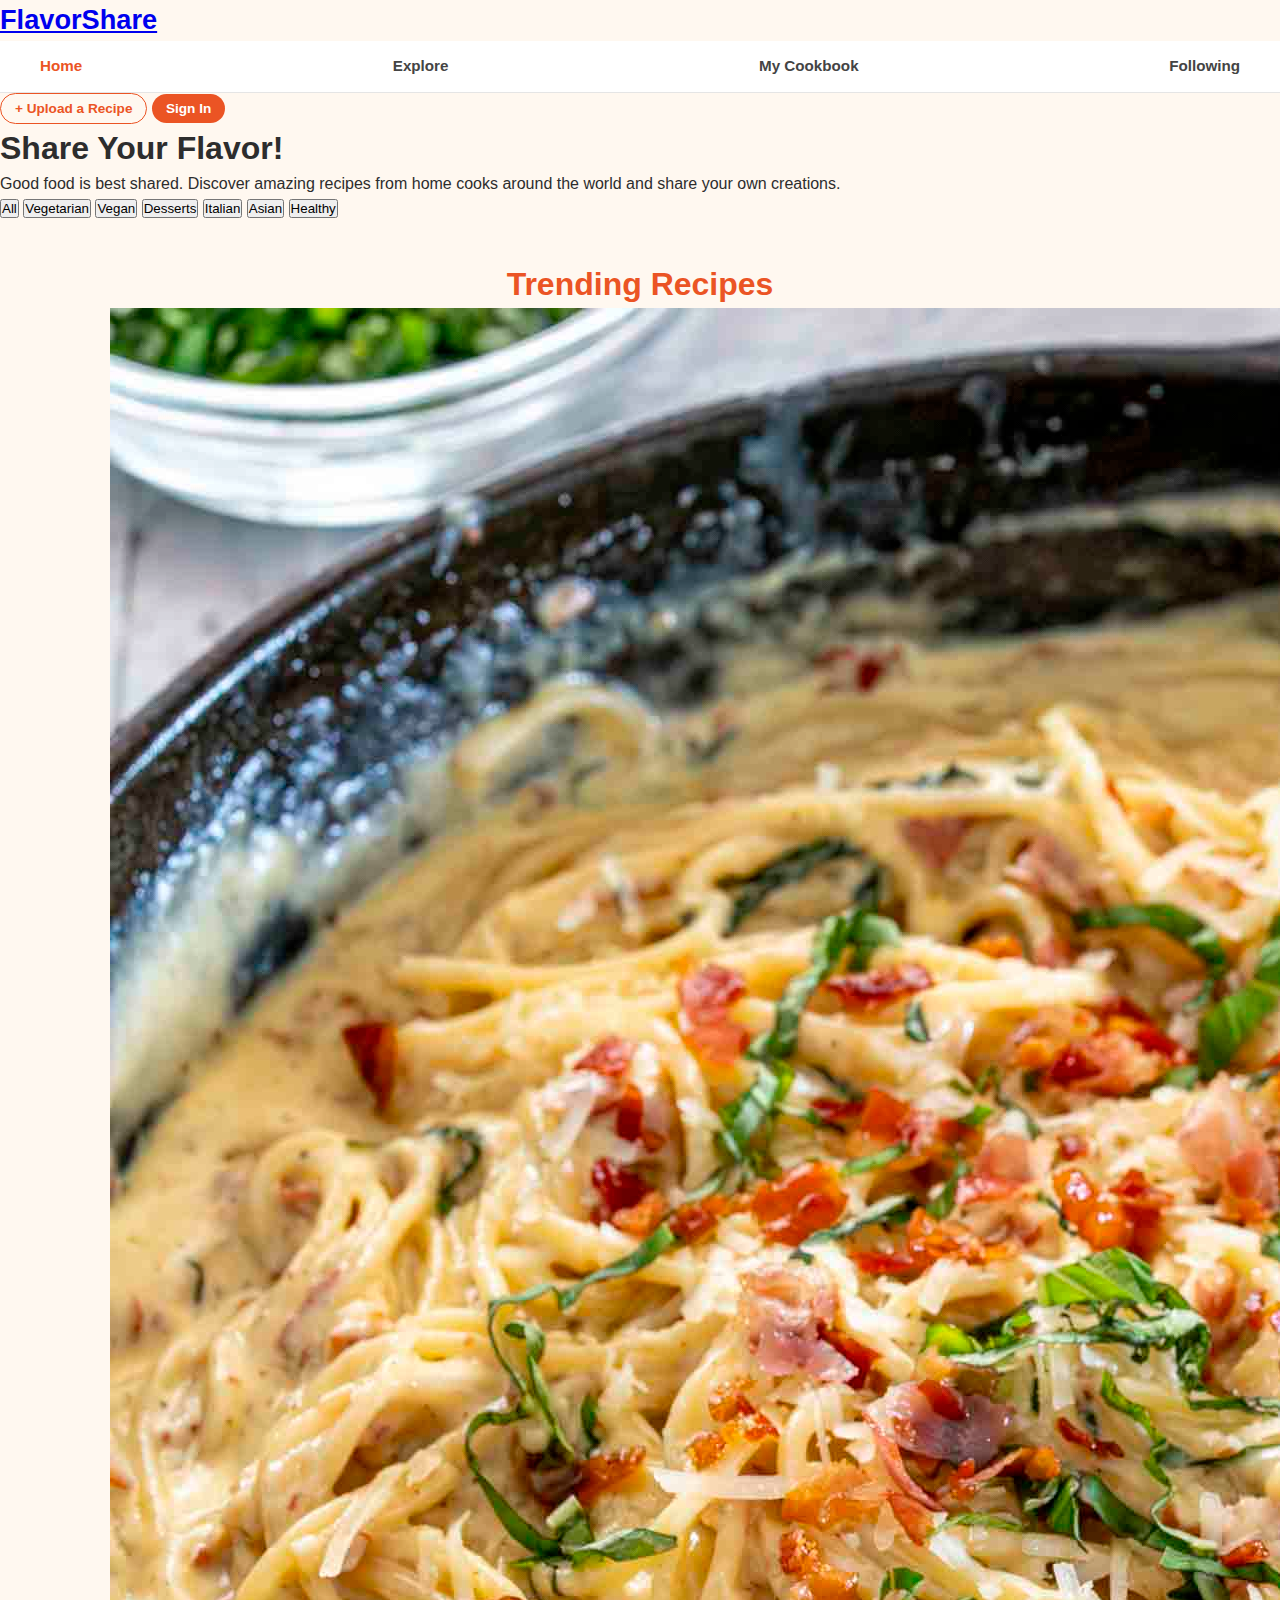
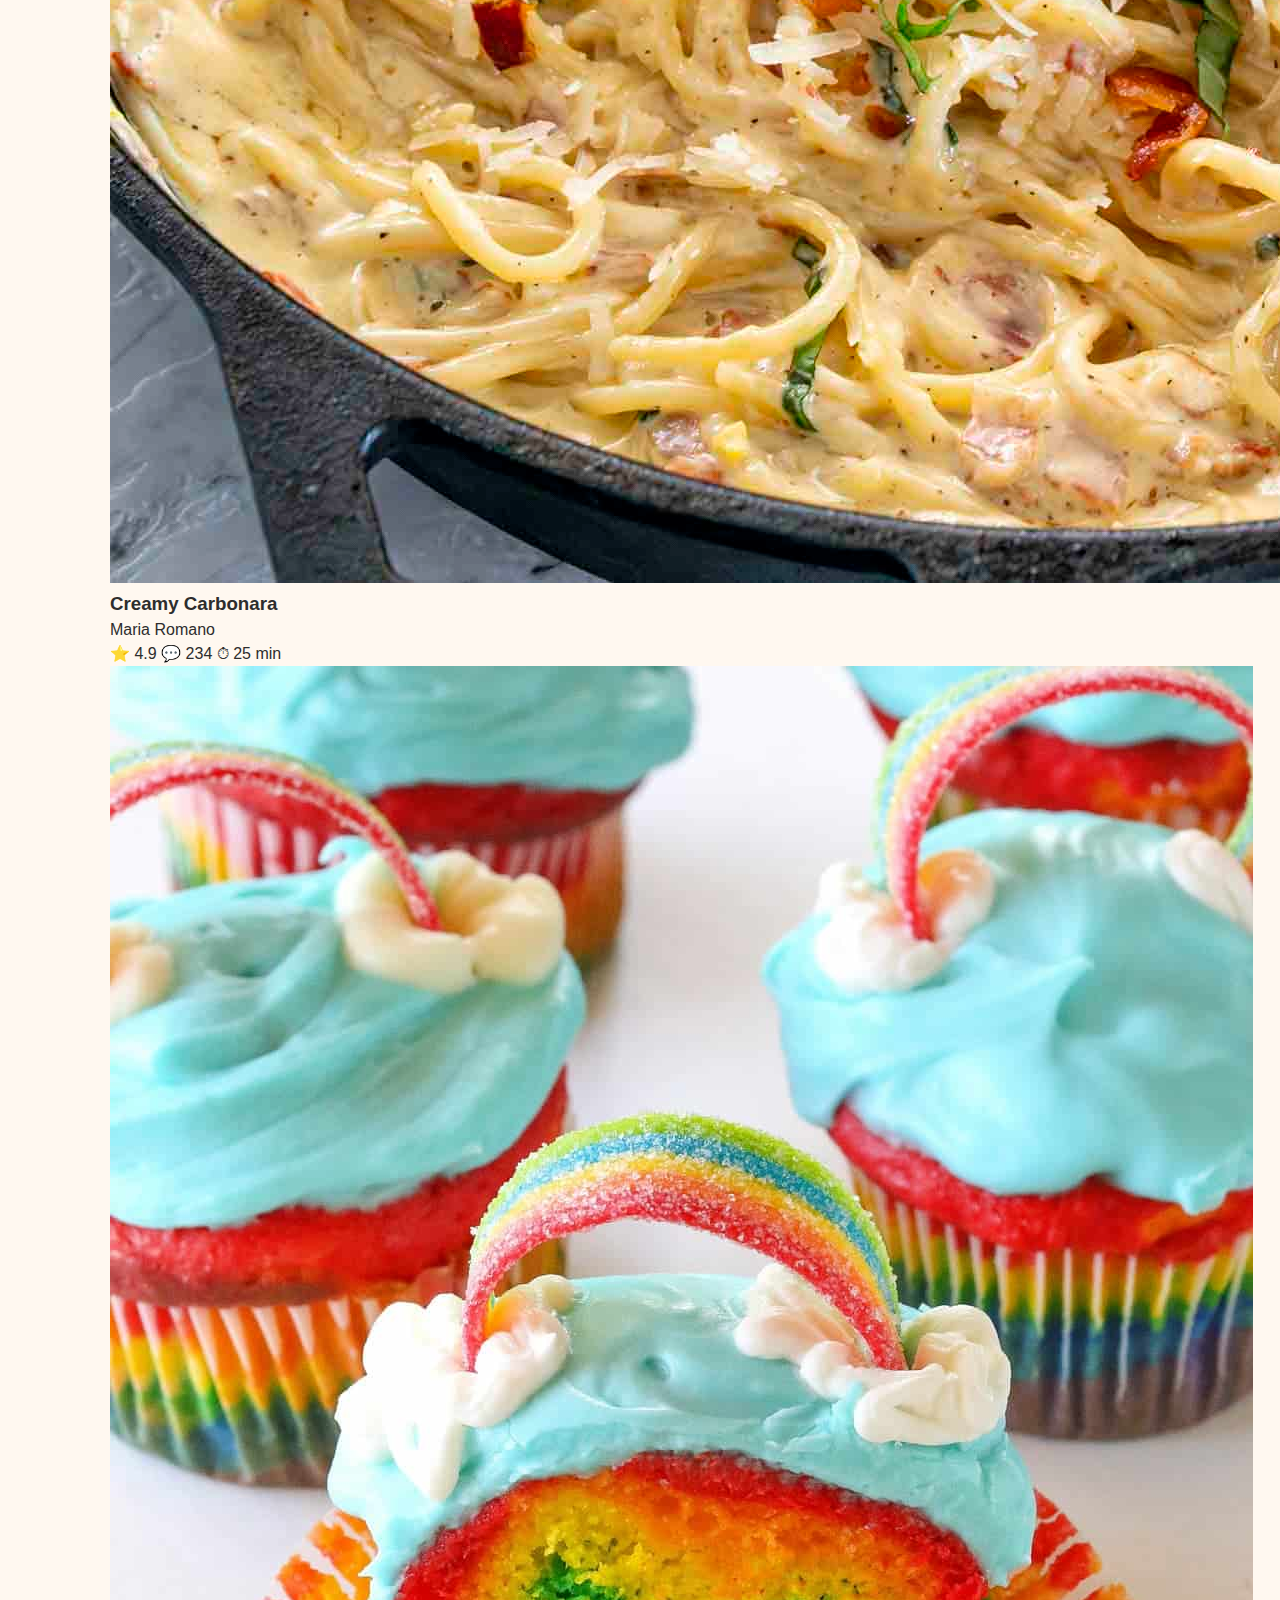
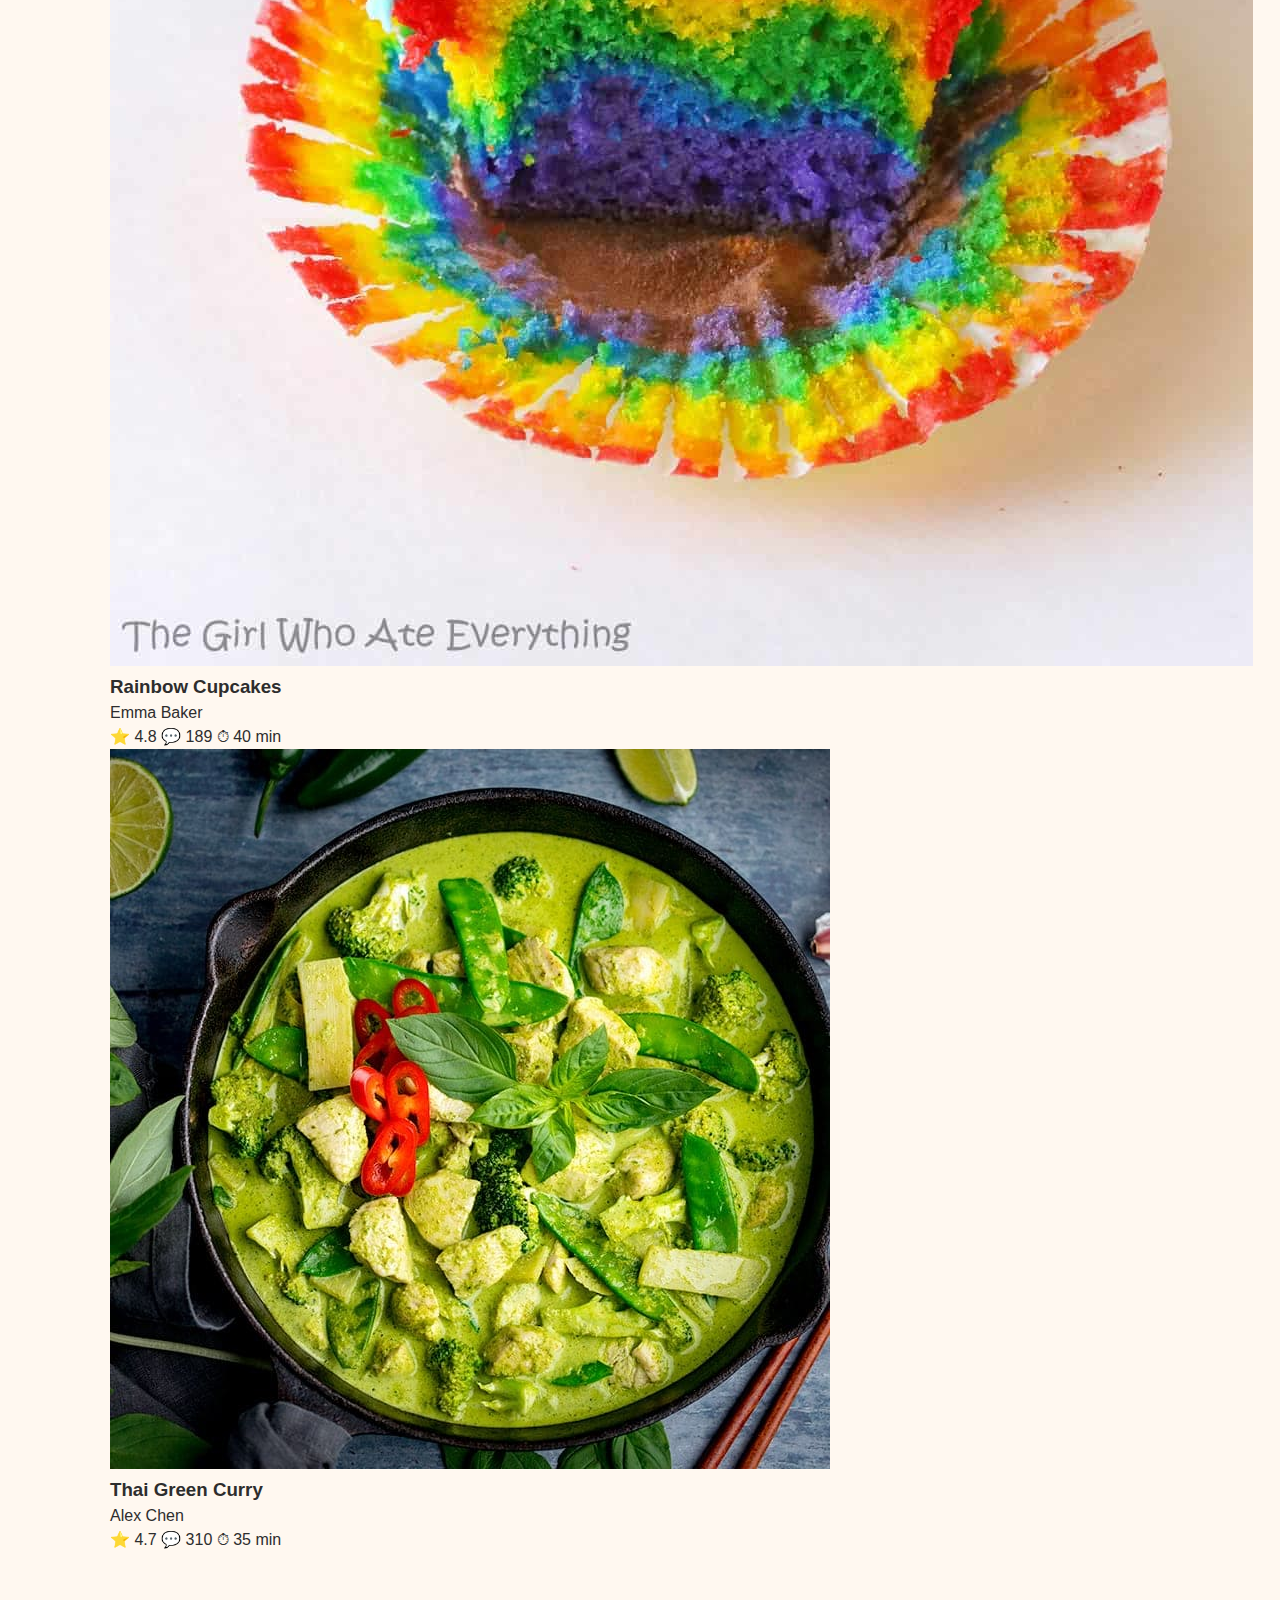
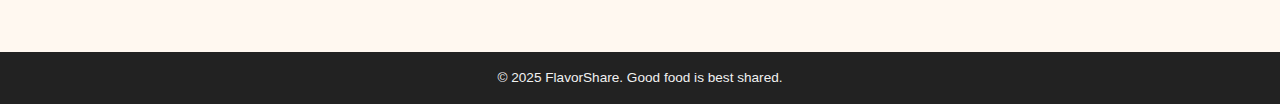
<file: index.html>
<!DOCTYPE html>
<html lang="en">
<head>
  <meta charset="UTF-8" />
  <meta name="viewport" content="width=device-width, initial-scale=1" />
  <title>FlavorShare</title>
  <link rel="stylesheet" href="styles.css" />
  <script defer src="script.js"></script>
</head>
<body>
  <!-- Header -->
  <header class="header">
    <div class="logo"><a href="index.html">FlavorShare</a></div>
    <nav class="nav-links">
      <a href="index.html" class="active">Home</a>
      <a href="explore.html">Explore</a>
      <a href="#" id="cookbookBtn">My Cookbook</a>
      <a href="#" id="followingBtn">Following</a>
    </nav>
    <div class="search-upload">
      <button class="upload-btn" id="uploadBtn">+ Upload a Recipe</button>
      <a href="sign-in.html" class="sign-in-btn">Sign In</a>
    </div>
  </header>

  <!-- Hero -->
  <section class="hero">
    <h1>Share Your Flavor!</h1>
    <p>Good food is best shared. Discover amazing recipes from home cooks around the world and share your own creations.</p>
    <div class="filter-buttons">
      <button class="filter active">All</button>
      <button class="filter">Vegetarian</button>
      <button class="filter">Vegan</button>
      <button class="filter">Desserts</button>
      <button class="filter">Italian</button>
      <button class="filter">Asian</button>
      <button class="filter">Healthy</button>
    </div>
  </section>

  <!-- Trending recipes -->
  <main>
    <h2 class="section-title">Trending Recipes</h2>
    <div class="cards-container">
      <article class="card card-red">
        <img src="images/creamy-carbonara-1-4.jpg" alt="Creamy Carbonara" class="card-image" />
        <div class="card-content">
          <h3>Creamy Carbonara</h3>
          <p>Maria Romano</p>
          <div class="stats">
            <span title="Rating">⭐ 4.9</span>
            <span title="Comments">💬 234</span>
            <span title="Preparation time">⏱ 25 min</span>
          </div>
        </div>
      </article>

      <article class="card card-yellow">
        <img src="images/rainbow-cupcakes-17.jpg" alt="Rainbow Cupcakes" class="card-image" />
        <div class="card-content">
          <h3>Rainbow Cupcakes</h3>
          <p>Emma Baker</p>
          <div class="stats">
            <span title="Rating">⭐ 4.8</span>
            <span title="Comments">💬 189</span>
            <span title="Preparation time">⏱ 40 min</span>
          </div>
        </div>
      </article>

      <article class="card card-green">
        <img src="images/Thai-Green-Curry-square-FS.jpg" alt="Thai Green Curry" class="card-image" />
        <div class="card-content">
          <h3>Thai Green Curry</h3>
          <p>Alex Chen</p>
          <div class="stats">
            <span title="Rating">⭐ 4.7</span>
            <span title="Comments">💬 310</span>
            <span title="Preparation time">⏱ 35 min</span>
          </div>
        </div>
      </article>
    </div>
  </main>

  <!-- Footer -->
  <footer>
    <p>© 2025 FlavorShare. Good food is best shared.</p>
  </footer>

  <!-- Modal popup -->
  <div id="signupModal" class="modal hidden" role="dialog" aria-modal="true" aria-labelledby="modalTitle">
    <div class="modal-content">
      <button id="closeModal" class="close-btn" aria-label="Close modal">&times;</button>
      <h2 id="modalTitle">New to FlavorShare?</h2>
      <p>Join our community ...</p>
      <ul>
        <li>✔ Upload unlimited recipes with photos</li>
        <li>✔ Save your favorite recipes in collections</li>
        <li>✔ Get feedback from fellow food enthusiasts</li>
        <li>✔ Follow top chefs and home cooks</li>
        <li>✔ Create your personalized cookbook</li>
      </ul>
      <button id="createAccountBtn" class="primary-btn">Create an Account</button>
      <p class="small-text">By signing up, you agree to our Terms of Service and Privacy Policy</p>
    </div>
  </div>
</body>
</html>
</file>
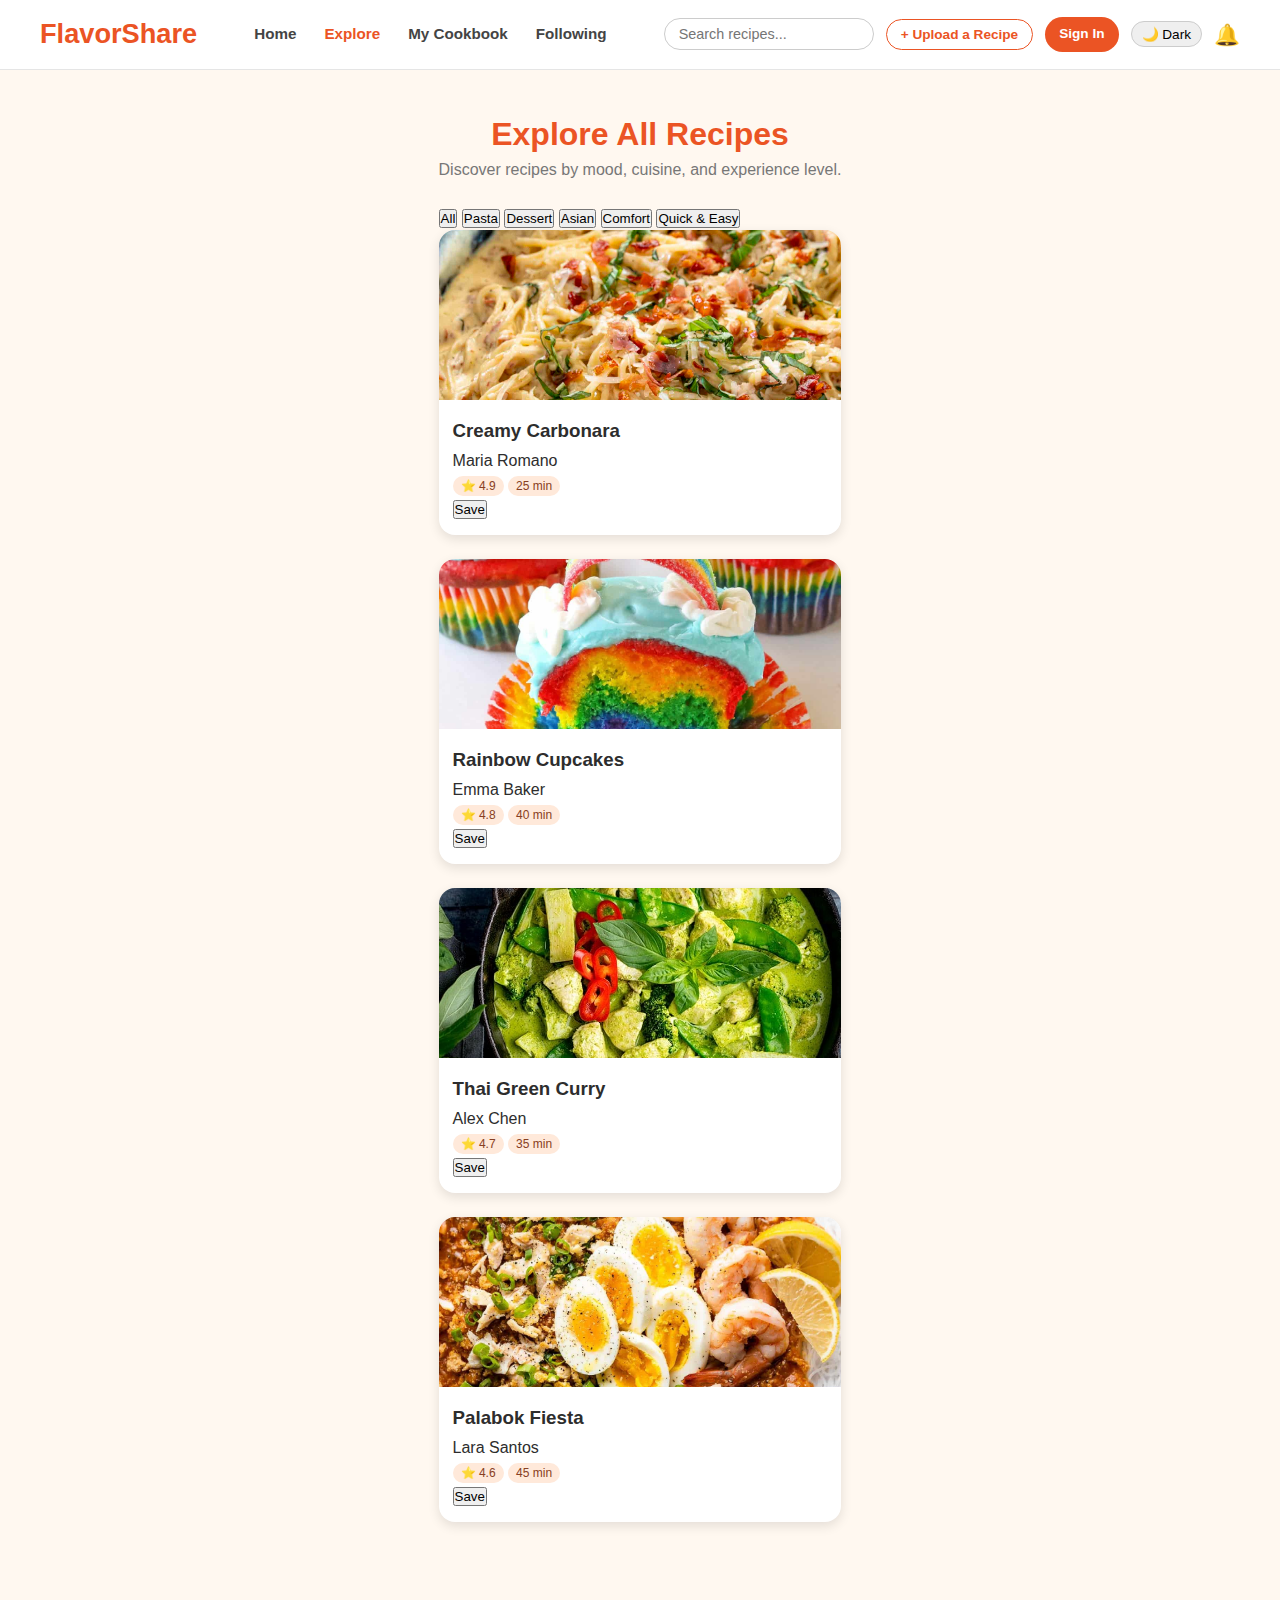
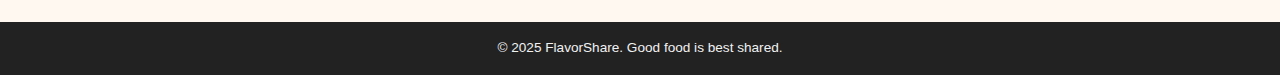
<file: browse.html>
<!DOCTYPE html>
<html lang="en">
<head>
  <meta charset="UTF-8" />
  <meta name="viewport" content="width=device-width, initial-scale=1.0" />
  <title>FlavorShare – Explore</title>
  <link rel="stylesheet" href="styles.css" />
</head>
<body>

  <nav>
    <div class="logo" onclick="location.href='index.html'">FlavorShare</div>
    <ul class="nav-links">
      <li><a href="index.html">Home</a></li>
      <li><a href="browse.html" class="active">Explore</a></li>
      <li><a href="my-cookbook.html" id="protectCookbook">My Cookbook</a></li>
      <li><a href="following.html" id="protectFollowing">Following</a></li>
    </ul>
    <div class="actions">
      <input type="search" placeholder="Search recipes..." />
      <button class="upload-btn" id="uploadBtn">+ Upload a Recipe</button>
      <a href="sign-in.html" class="sign-in-btn" id="signInBtn">Sign In</a>
      <div id="userMenu" class="hidden">
        <span id="userNameDisplay"></span>
        <div id="userDropdown" class="hidden">
          <button id="logoutBtn">Log Out</button>
        </div>
      </div>
      <button id="themeToggle" class="theme-toggle">🌙 Dark</button>
      <span id="notifBell" class="notif-bell">🔔</span>
    </div>
  </nav>

  <div id="notifPanel">
    <h4>Notifications</h4>
    <ul>
      <li>No new notifications.</li>
    </ul>
    <button id="notifClose">Close</button>
  </div>

  <main>
    <section>
      <h2>Explore All Recipes</h2>
      <p class="section-subtitle">Discover recipes by mood, cuisine, and experience level.</p>

      <div class="filter-row">
        <button class="filter-pill active">All</button>
        <button class="filter-pill">Pasta</button>
        <button class="filter-pill">Dessert</button>
        <button class="filter-pill">Asian</button>
        <button class="filter-pill">Comfort</button>
        <button class="filter-pill">Quick & Easy</button>
      </div>

      <div class="recipe-grid">
        <article class="recipe-card">
          <img src="images/creamy-carbonara-1-4.jpg" alt="Creamy Carbonara" />
          <div class="info">
            <h3>Creamy Carbonara</h3>
            <p class="author">Maria Romano</p>
            <div class="meta-row">
              <span class="pill">⭐ 4.9</span>
              <span class="pill">25 min</span>
            </div>
            <div class="card-actions">
              <button class="primary-btn"
                onclick="addToCookbook('creamy-carbonara','Creamy Carbonara','Maria Romano','images/creamy-carbonara-1-4.jpg')">
                Save
              </button>
            </div>
          </div>
        </article>

        <article class="recipe-card">
          <img src="images/rainbow-cupcakes-17.jpg" alt="Rainbow Cupcakes" />
          <div class="info">
            <h3>Rainbow Cupcakes</h3>
            <p class="author">Emma Baker</p>
            <div class="meta-row">
              <span class="pill">⭐ 4.8</span>
              <span class="pill">40 min</span>
            </div>
            <div class="card-actions">
              <button class="primary-btn"
                onclick="addToCookbook('rainbow-cupcakes','Rainbow Cupcakes','Emma Baker','images/rainbow-cupcakes-17.jpg')">
                Save
              </button>
            </div>
          </div>
        </article>

        <article class="recipe-card">
          <img src="images/Thai-Green-Curry-square-FS.jpg" alt="Thai Green Curry" />
          <div class="info">
            <h3>Thai Green Curry</h3>
            <p class="author">Alex Chen</p>
            <div class="meta-row">
              <span class="pill">⭐ 4.7</span>
              <span class="pill">35 min</span>
            </div>
            <div class="card-actions">
              <button class="primary-btn"
                onclick="addToCookbook('thai-green-curry','Thai Green Curry','Alex Chen','images/Thai-Green-Curry-square-FS.jpg')">
                Save
              </button>
            </div>
          </div>
        </article>

        <article class="recipe-card">
          <img src="images/Palabok.jpg" alt="Palabok Fiesta" />
          <div class="info">
            <h3>Palabok Fiesta</h3>
            <p class="author">Lara Santos</p>
            <div class="meta-row">
              <span class="pill">⭐ 4.6</span>
              <span class="pill">45 min</span>
            </div>
            <div class="card-actions">
              <button class="primary-btn"
                onclick="addToCookbook('palabok-fiesta','Palabok Fiesta','Lara Santos','images/Palabok.jpg')">
                Save
              </button>
            </div>
          </div>
        </article>
      </div>
    </section>
  </main>

  <footer>
    © 2025 FlavorShare. Good food is best shared.
  </footer>

  <script src="script.js" defer></script>

</body>
</html>
</file>
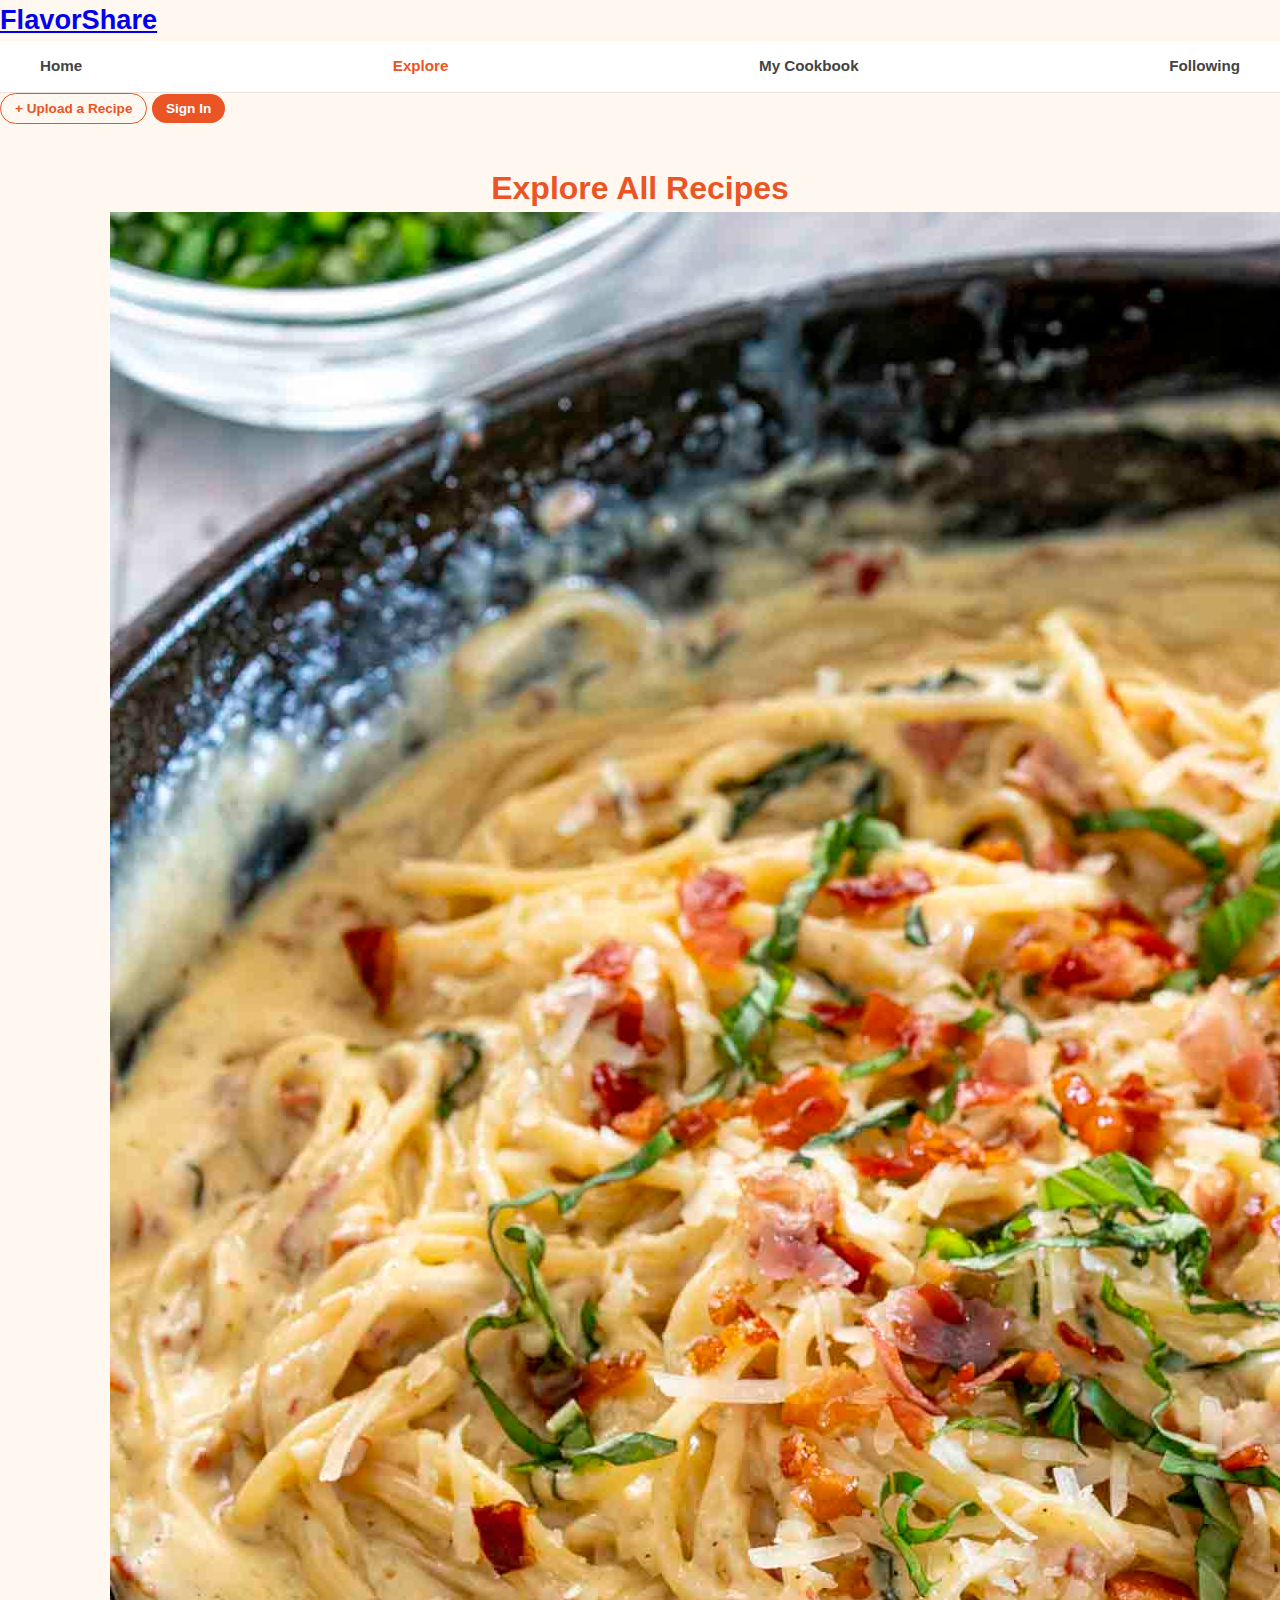
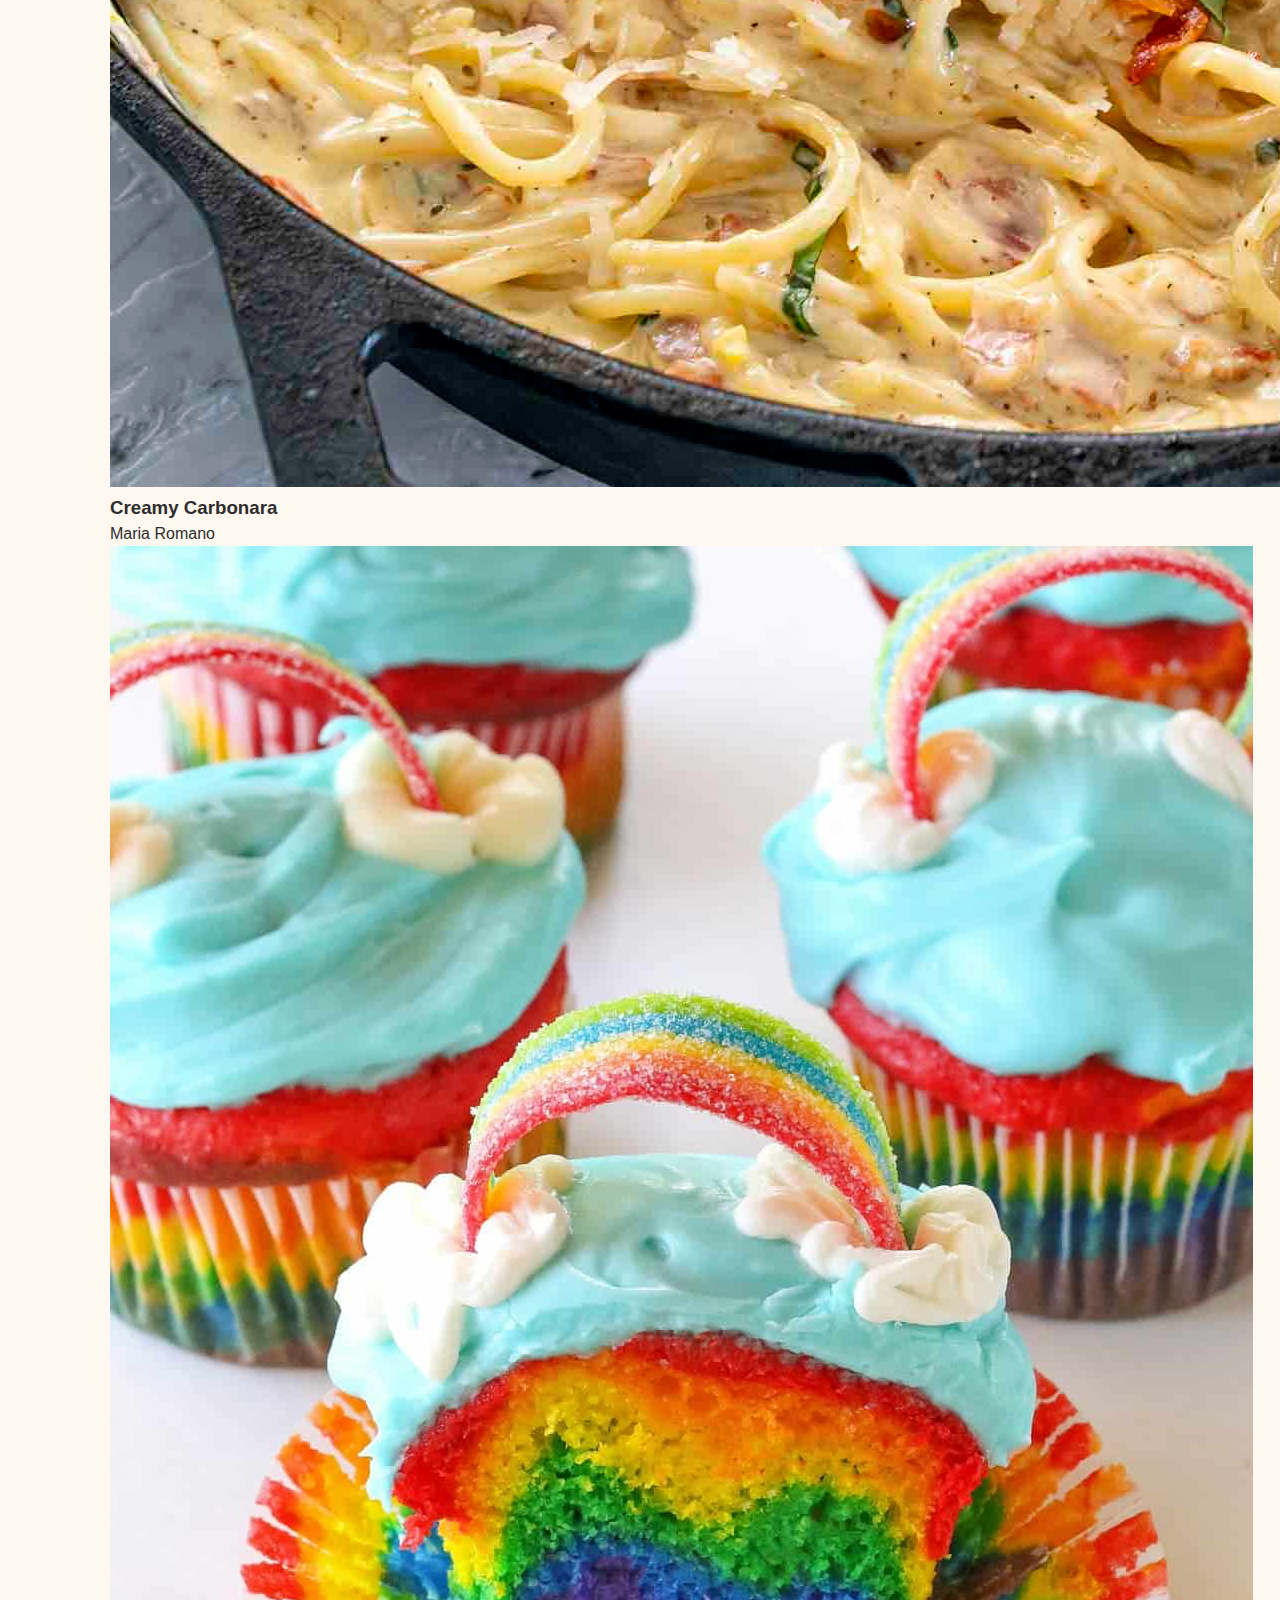
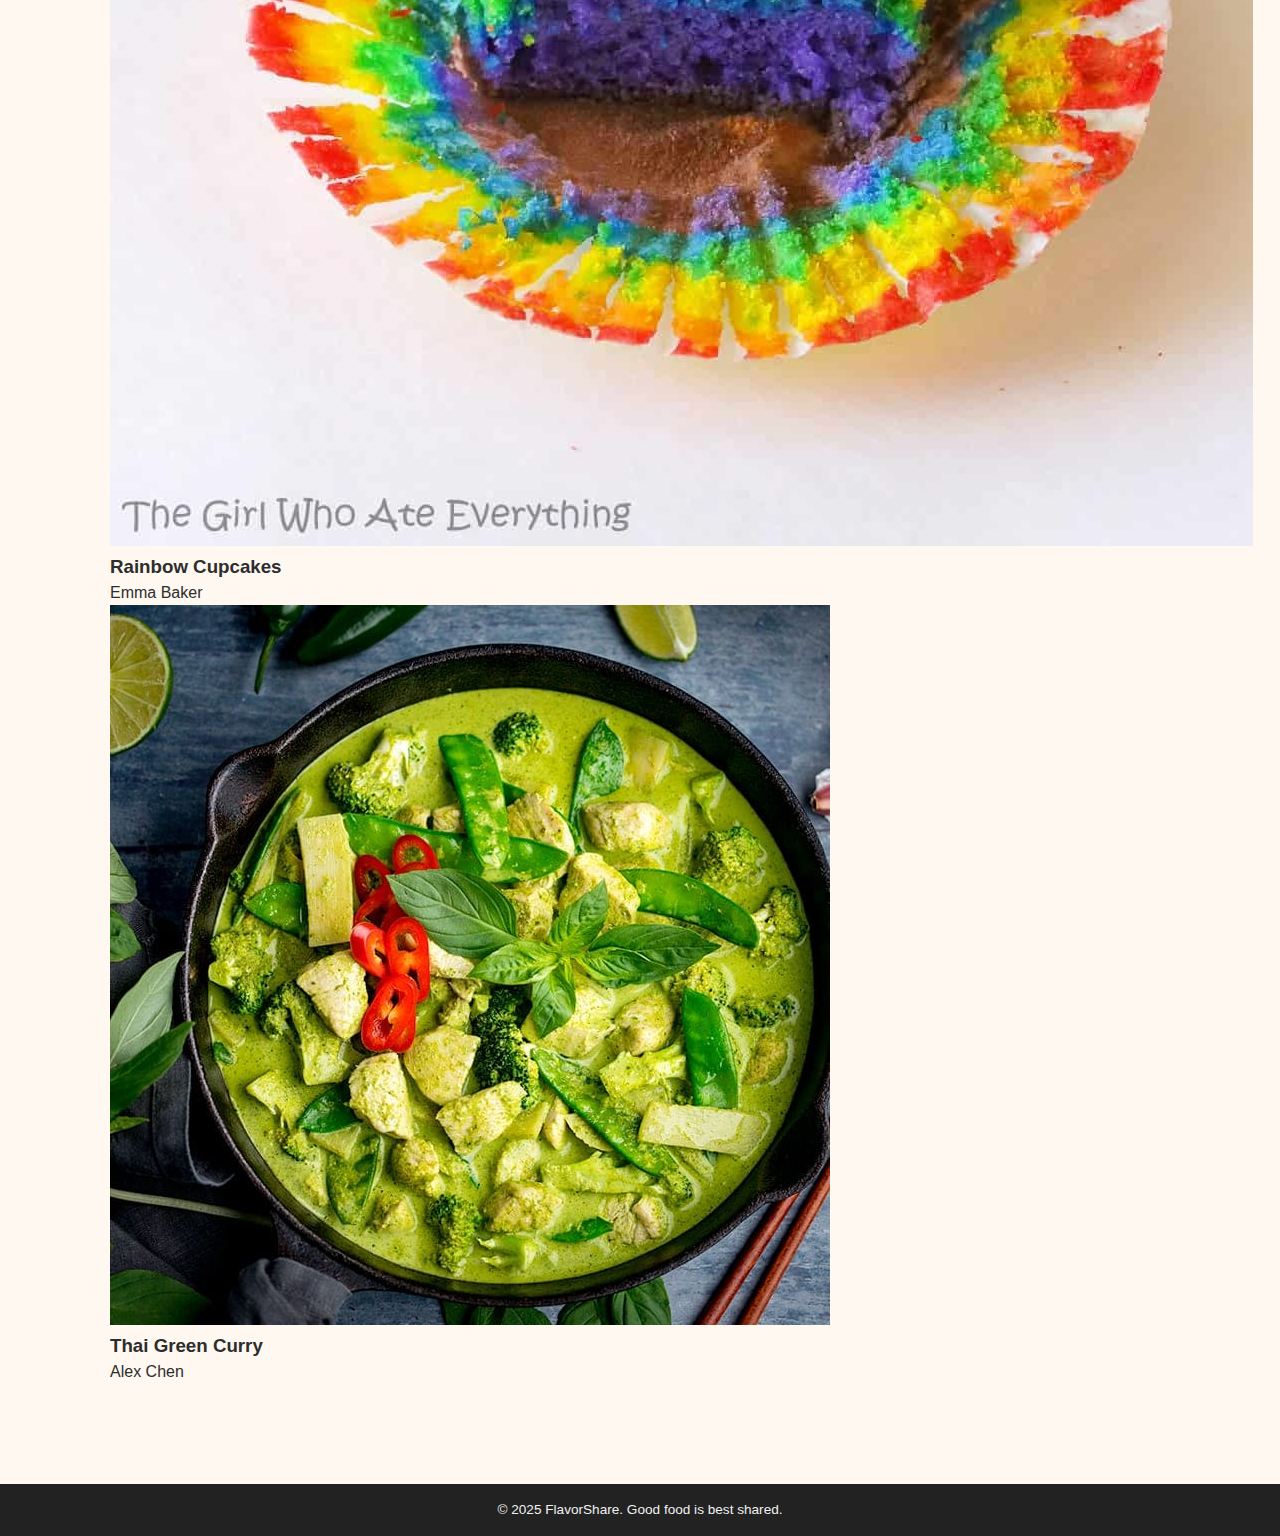
<file: explore.html>
<!DOCTYPE html>
<html lang="en">
<head>
  <meta charset="UTF-8" />
  <meta name="viewport" content="width=device-width, initial-scale=1" />
  <title>Explore Recipes - FlavorShare</title>
  <link rel="stylesheet" href="styles.css" />
</head>
<body>
  <!-- Header -->
  <header class="header">
    <div class="logo"><a href="index.html">FlavorShare</a></div>
    <nav class="nav-links">
      <a href="index.html">Home</a>
      <a href="explore.html" class="active">Explore</a>
      <a href="#" id="cookbookBtn">My Cookbook</a>
      <a href="#" id="followingBtn">Following</a>
    </nav>
    <div class="search-upload">
      <button class="upload-btn" id="uploadBtn">+ Upload a Recipe</button>
      <a href="sign-in.html" class="sign-in-btn">Sign In</a>
    </div>
  </header>

  <main>
    <h2 class="section-title">Explore All Recipes</h2>
    <div class="cards-container">
      <article class="card card-red">
        <img src="images/creamy-carbonara-1-4.jpg" alt="Creamy Carbonara" class="card-image" />
        <div class="card-content">
          <h3>Creamy Carbonara</h3>
          <p>Maria Romano</p>
        </div>
      </article>

      <article class="card card-yellow">
        <img src="images/rainbow-cupcakes-17.jpg" alt="Rainbow Cupcakes" class="card-image" />
        <div class="card-content">
          <h3>Rainbow Cupcakes</h3>
          <p>Emma Baker</p>
        </div>
      </article>

      <article class="card card-green">
        <img src="images/Thai-Green-Curry-square-FS.jpg" alt="Thai Green Curry" class="card-image" />
        <div class="card-content">
          <h3>Thai Green Curry</h3>
          <p>Alex Chen</p>
        </div>
      </article>

      <!-- Add more recipe cards similarly -->
    </div>
  </main>

  <footer>
    <p>© 2025 FlavorShare. Good food is best shared.</p>
  </footer>
</body>
</html>
</file>
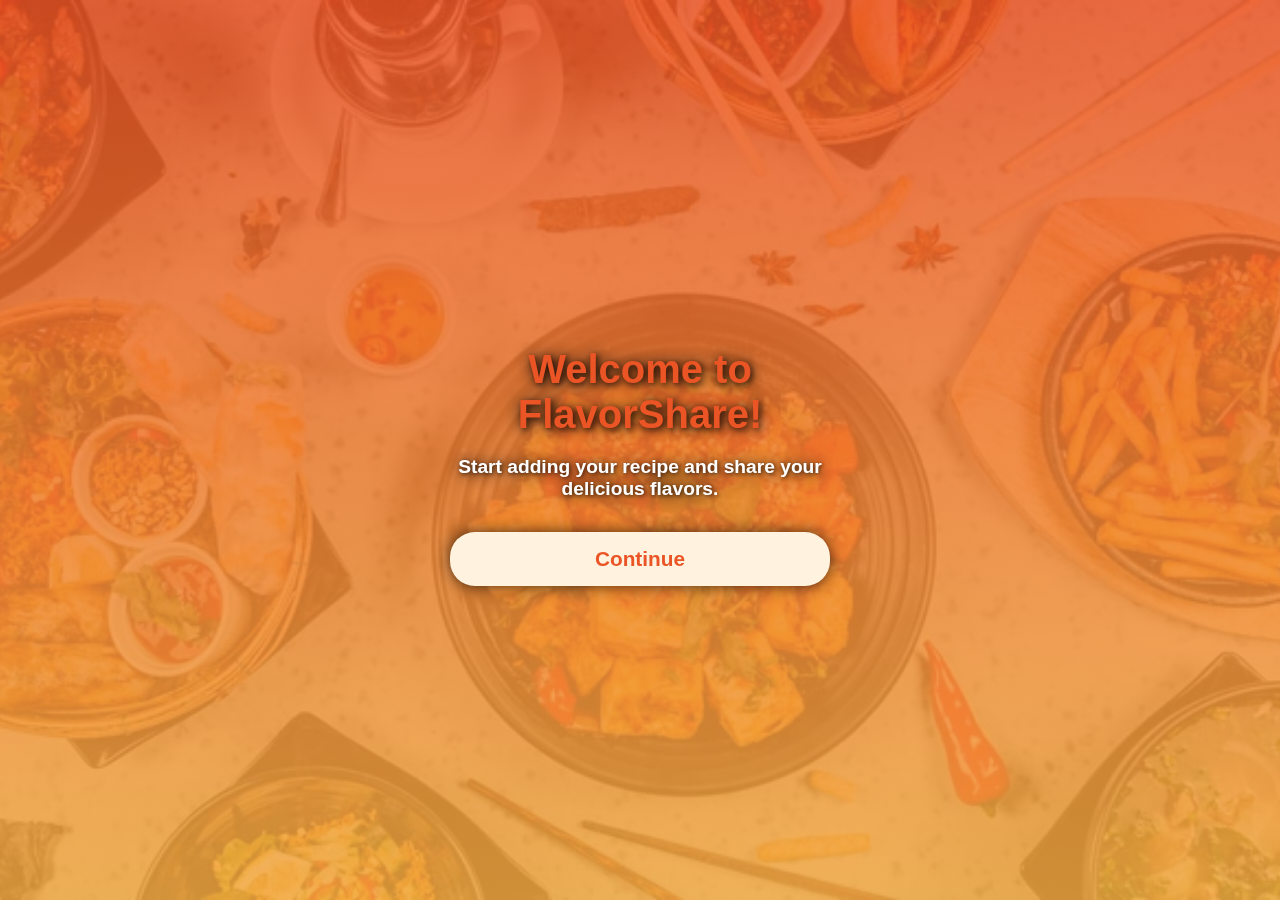
<file: following.html>
<!DOCTYPE html>
<html lang="en">
<head>
  <meta charset="UTF-8" />
  <meta name="viewport" content="width=device-width, initial-scale=1.0" />
  <title>FlavorShare – Following</title>
  <link rel="stylesheet" href="styles.css" />
</head>
<body>

  <nav>
  <div class="logo" onclick="location.href='index.html'">FlavorShare</div>

  <ul class="nav-links">
    <li><a href="index.html">Home</a></li>
    <li><a href="browse.html">Explore</a></li>
    <li><a href="my-cookbook.html" id="protectCookbook">My Cookbook</a></li>
    <li><a href="following.html" id="protectFollowing">Following</a></li>
  </ul>

  <div class="actions">
    <input type="search" placeholder="Search recipes..." />
    <button class="upload-btn" id="uploadBtn">+ Upload a Recipe</button>

    <a href="sign-in.html" class="sign-in-btn" id="signInBtn">Sign In</a>

    <div id="userMenu" class="hidden">
      <span id="userNameDisplay"></span>
      <div id="userDropdown" class="hidden">
        <button id="logoutBtn">Log Out</button>
      </div>
    </div>

    <button id="themeToggle" class="theme-toggle">🌙 Dark</button>
    <span id="notifBell" class="notif-bell">🔔</span>
  </div>
</nav>

<div id="notifPanel">
  <h4>Notifications</h4>
  <ul>
    <li>No new notifications.</li>
  </ul>
  <button id="notifClose">Close</button>
</div>

  <main>
    <section>
      <h2>Following</h2>
      <p class="section-subtitle">
        When you start following other cooks, their latest recipes will appear here.
      </p>

      <div class="empty-state">
        <h3>You're not following anyone yet</h3>
        <p>Explore community recipes and start following your favorite cooks.</p>
      </div>
    </section>
  </main>

  <footer>
    © 2025 FlavorShare. Good food is best shared.
  </footer>

  <script src="script.js"></script>
</body>
</html>
</file>
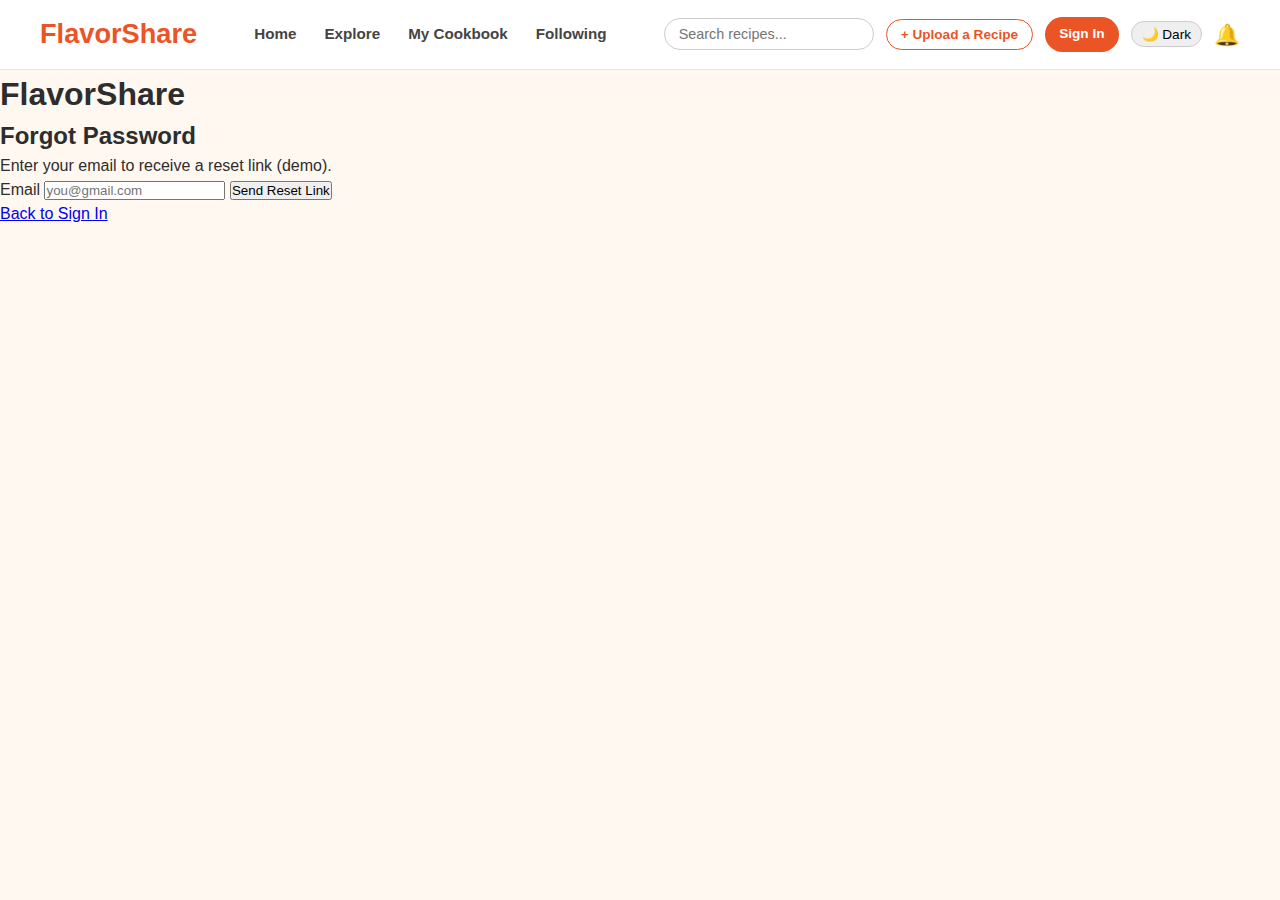
<file: forgot-password.html>
<!DOCTYPE html>
<html lang="en">
<head>
  <meta charset="UTF-8" />
  <meta name="viewport" content="width=device-width, initial-scale=1.0" />
  <title>FlavorShare – Forgot Password</title>
  <link rel="stylesheet" href="styles.css" />
</head>
<body class="auth-body">
<nav>
  <div class="logo" onclick="location.href='index.html'">FlavorShare</div>

  <ul class="nav-links">
    <li><a href="index.html">Home</a></li>
    <li><a href="browse.html">Explore</a></li>
    <li><a href="my-cookbook.html" id="protectCookbook">My Cookbook</a></li>
    <li><a href="following.html" id="protectFollowing">Following</a></li>
  </ul>

  <div class="actions">
    <input type="search" placeholder="Search recipes..." />
    <button class="upload-btn" id="uploadBtn">+ Upload a Recipe</button>

    <a href="sign-in.html" class="sign-in-btn" id="signInBtn">Sign In</a>

    <div id="userMenu" class="hidden">
      <span id="userNameDisplay"></span>
      <div id="userDropdown" class="hidden">
        <button id="logoutBtn">Log Out</button>
      </div>
    </div>

    <button id="themeToggle" class="theme-toggle">🌙 Dark</button>
    <span id="notifBell" class="notif-bell">🔔</span>
  </div>
</nav>

<div id="notifPanel">
  <h4>Notifications</h4>
  <ul>
    <li>No new notifications.</li>
  </ul>
  <button id="notifClose">Close</button>
</div>

  <div class="auth-container">
    <h1 class="auth-logo">FlavorShare</h1>
    <h2 class="auth-title">Forgot Password</h2>
    <p class="auth-sub">Enter your email to receive a reset link (demo).</p>

    <form id="forgotForm" class="auth-form">
      <label>Email</label>
      <input type="email" name="email" placeholder="you@gmail.com" required />
      <button type="submit" class="auth-btn">Send Reset Link</button>
    </form>

    <p class="auth-link">
      <a href="sign-in.html">Back to Sign In</a>
    </p>
  </div>

  <script src="script.js"></script>
</body>
</html>
</file>
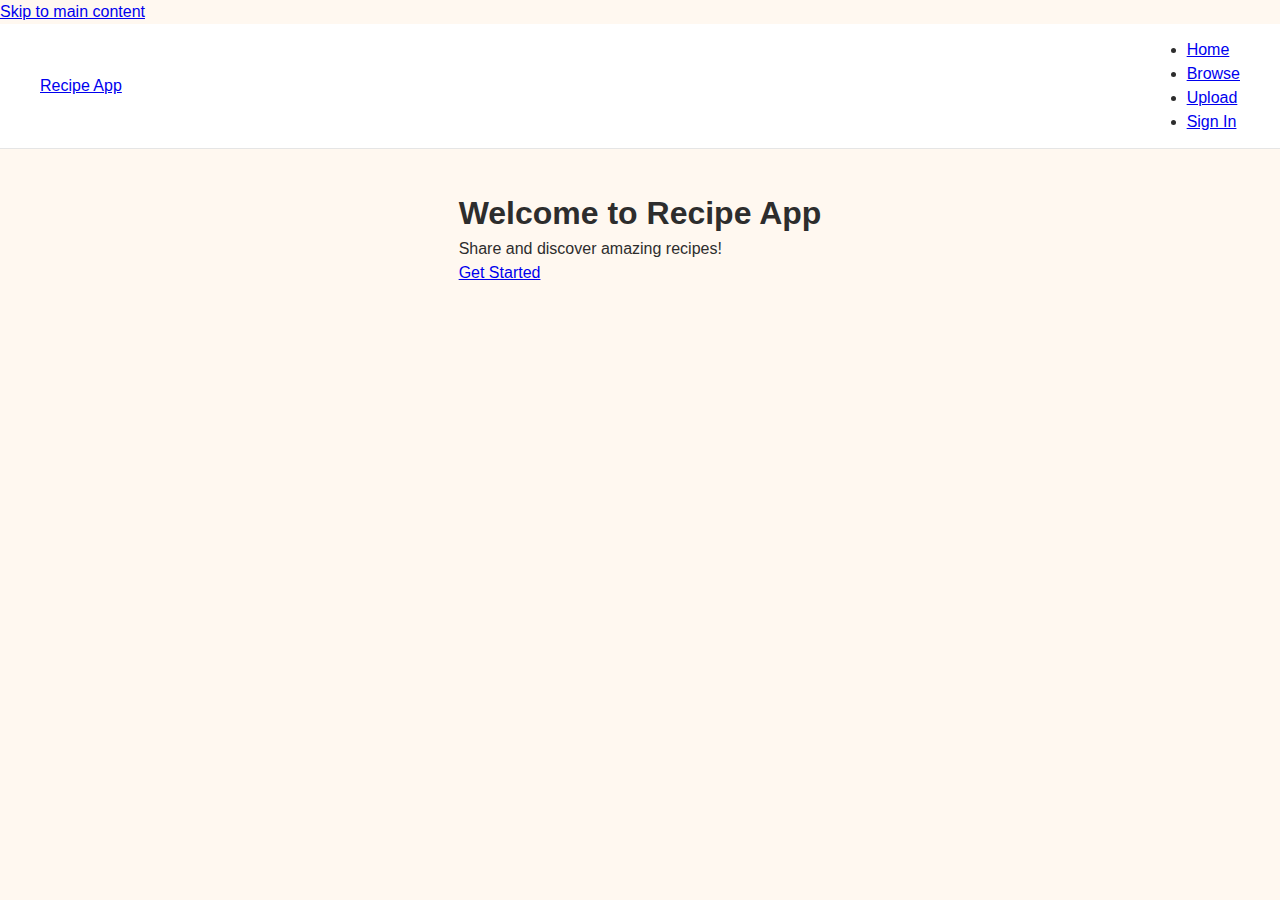
<file: landing-page.htm>
<!DOCTYPE html>
<html lang="en">
<head>
    <meta charset="UTF-8">
    <meta name="viewport" content="width=device-width, initial-scale=1.0">
    <title>Recipe App - Home</title>
    <link rel="stylesheet" href="styles.css">
</head>
<body>
    <a href="#main" class="skip-link">Skip to main content</a>
    <nav>
        <a href="landing-page.html" id="logo">Recipe App</a>
        <ul>
            <li><a href="landing-page.html">Home</a></li>
            <li><a href="browse.html">Browse</a></li>
            <li><a href="upload.html">Upload</a></li>
            <li><a href="sign-in.html" id="signInLink">Sign In</a></li>
        </ul>
    </nav>
    <main id="main">
        <section class="hero">
            <h1>Welcome to Recipe App</h1>
            <p>Share and discover amazing recipes!</p>
            <a href="sign-in.html" class="cta">Get Started</a>
        </section>
    </main>
    <script src="script.js"></script>
</body>
</html>
</file>
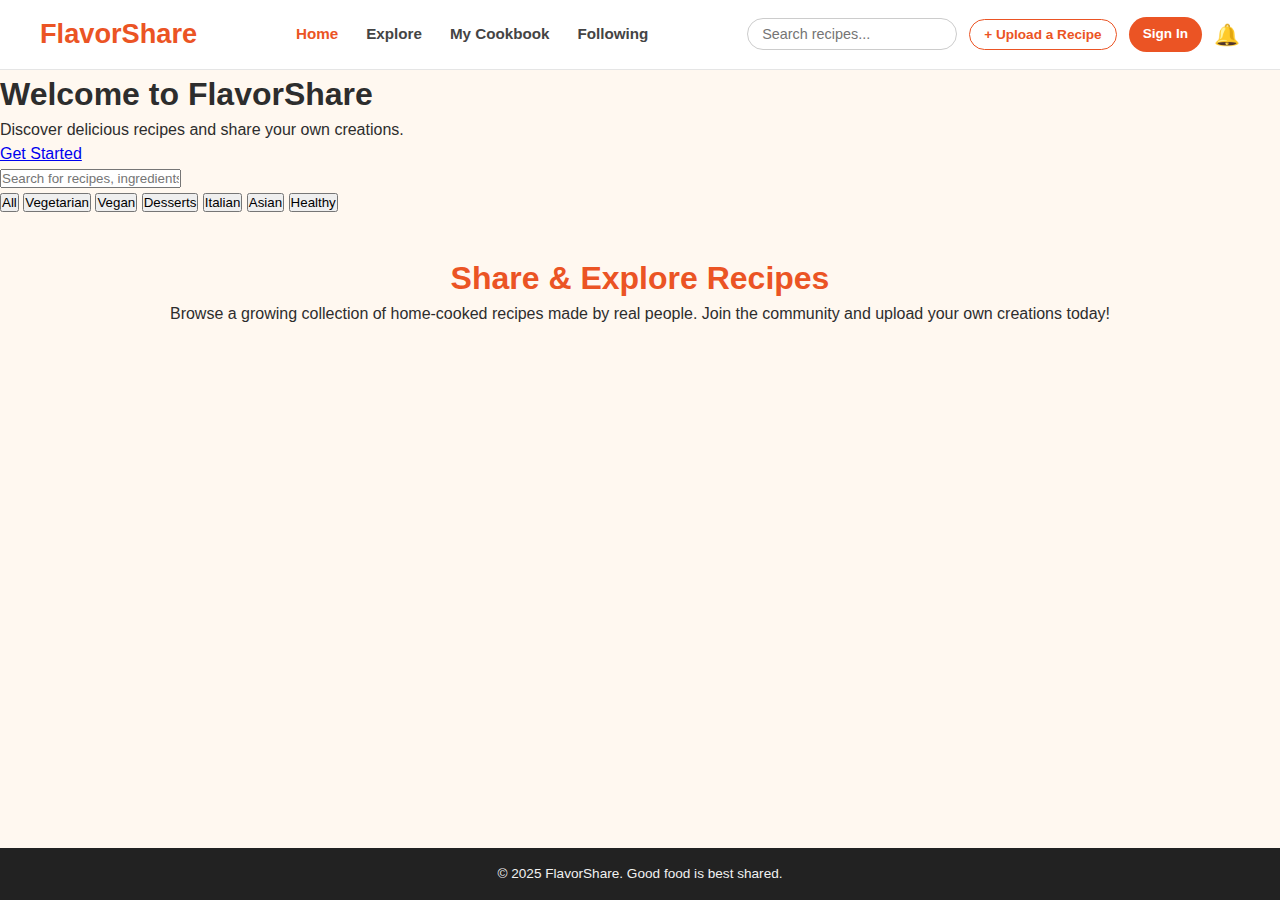
<file: landing-page.html>
<!DOCTYPE html>
<html lang="en">
<head>
  <meta charset="UTF-8" />
  <meta name="viewport" content="width=device-width, initial-scale=1" />
  <title>FlavorShare</title>
  <link rel="stylesheet" href="styles.css">
</head>

<body>

  <!-- Navigation -->
  <nav>
    <div class="logo">FlavorShare</div>

    <ul class="nav-links">
      <li><a href="landing-page.html" class="active">Home</a></li>
      <li><a href="browse.html">Explore</a></li>
      <li><a href="#">My Cookbook</a></li>
      <li><a href="#">Following</a></li>
    </ul>

    <div class="actions">
      <input type="search" placeholder="Search recipes..." />

      <button class="upload-btn">+ Upload a Recipe</button>

      <a href="sign-in.html" class="sign-in-btn">Sign In</a>

      <!-- Bell Icon -->
      <span class="notif-bell">🔔</span>
    </div>
  </nav>

  <!-- Hero Section -->
  <section class="hero-half">
    <div class="hero-overlay">
      <h1>Welcome to FlavorShare</h1>
      <p>Discover delicious recipes and share your own creations.</p>
      <a href="sign-in.html" class="cta">Get Started</a>

      <div class="hero-search-box">
        <input type="text" placeholder="Search for recipes, ingredients, or chefs..." />
      </div>

      <div class="filters">
        <button class="active">All</button>
        <button>Vegetarian</button>
        <button>Vegan</button>
        <button>Desserts</button>
        <button>Italian</button>
        <button>Asian</button>
        <button>Healthy</button>
      </div>
    </div>
  </section>

  <!-- Main Content -->
  <main>
    <section class="info-box">
      <h2>Share & Explore Recipes</h2>
      <p>Browse a growing collection of home-cooked recipes made by real people. Join the
         community and upload your own creations today!</p>
    </section>
  </main>

  <!-- Footer -->
  <footer>
    © 2025 FlavorShare. Good food is best shared.
  </footer>

</body>
</html>
</file>
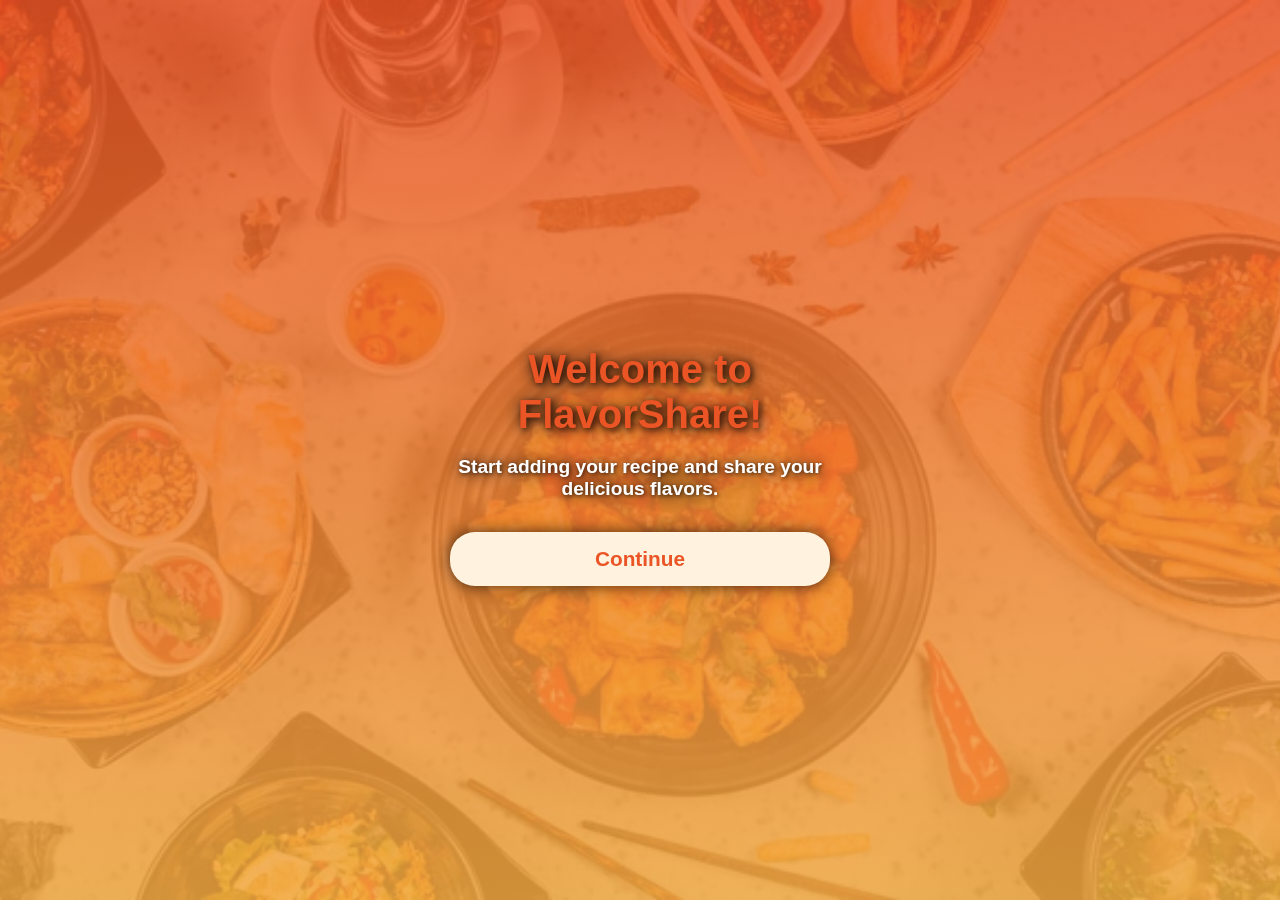
<file: my-cookbook.html>
<!DOCTYPE html>
<html lang="en">
<head>
  <meta charset="UTF-8" />
  <meta name="viewport" content="width=device-width, initial-scale=1.0" />
  <title>My Cookbook - FlavorShare</title>
  <link rel="stylesheet" href="styles.css" />
</head>
<body>

  <!-- ================= NAVIGATION ================= -->
  <nav>
    <div class="logo">FlavorShare</div>

    <ul class="nav-links">
      <li><a href="index.html">Home</a></li>
      <li><a href="browse.html">Explore</a></li>
      <li><a href="my-cookbook.html" class="active">My Cookbook</a></li>
      <li><a href="following.html">Following</a></li>
    </ul>

    <div class="actions">
      <input type="search" placeholder="Search recipes..." class="nav-search">

      <button class="upload-btn" onclick="location.href='upload.html'">+ Upload a Recipe</button>

      <div id="userMenuContainer">
        <a href="sign-in.html" class="sign-in-btn" id="signInBtn">Sign In</a>

        <!-- USER DROPDOWN -->
        <div id="userDropdown" class="user-dropdown">
          <span id="usernameDisplay"></span>
          <div class="dropdown-content">
            <button onclick="logoutUser()">Log Out</button>
          </div>
        </div>
      </div>

      <span id="notifBell" class="notif-bell">🔔</span>
    </div>
  </nav>

  <!-- ================= NOTIFICATION PANEL ================= -->
  <div id="notifPanel" class="notif-panel">
    <h4>Notifications</h4>
    <ul id="notifList">
      <li>No new notifications yet.</li>
    </ul>
    <button id="notifClose" class="notif-close">Close</button>
  </div>

  <!-- ================= MAIN ================= -->
  <main class="cookbook-container">
    <h2>My Cookbook</h2>

    <div id="cookbookGrid" class="recipe-grid"></div>

    <!-- EMPTY STATE -->
    <div id="emptyState" class="empty-state">
      <img src="https://cdn-icons-png.flaticon.com/512/706/706164.png" alt="Empty" />
      <h3>Your cookbook is empty</h3>
      <p>Save recipes you like and they will appear here!</p>
      <a class="hero-btn" href="browse.html">Browse Recipes</a>
    </div>

  </main>

  <footer>
    © 2025 FlavorShare. Good food is best shared.
  </footer>

  <script src="script.js"></script>
</body>
</html>
</file>
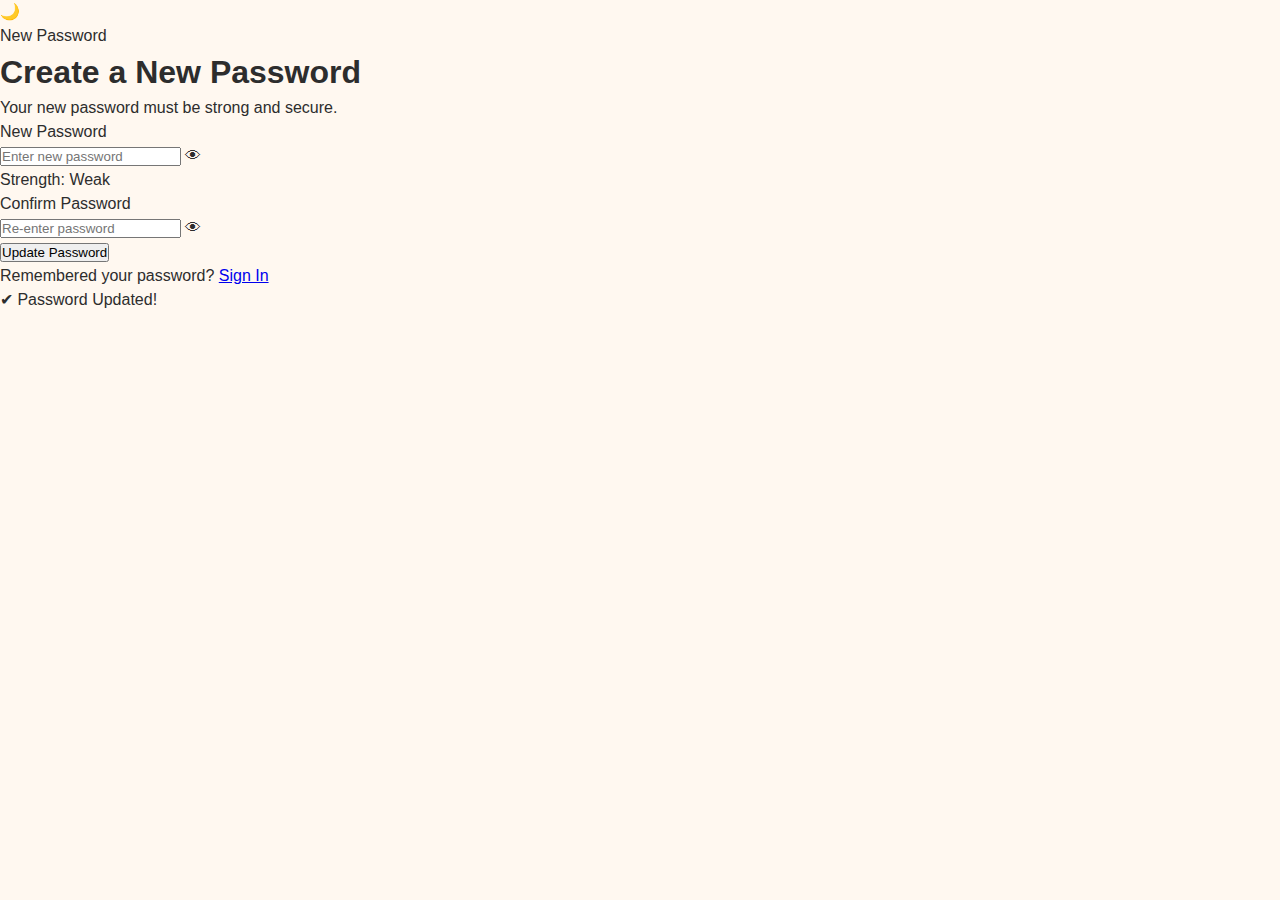
<file: reset-new-password.html>
<!DOCTYPE html>
<html lang="en">

<head>
    <meta charset="UTF-8">
    <meta name="viewport" content="width=device-width, initial-scale=1.0">
    <title>Create New Password - FlavorShare</title>
    <link rel="stylesheet" href="styles.css">
</head>

<body class="signin-body">

    <!-- Dark Mode Toggle -->
    <div class="darkmode-toggle" onclick="toggleDarkMode()">🌙</div>

    <!-- Page Container -->
    <div class="signin-container">

        <!-- Floating Shapes -->
        <div class="signin-shape shape1"></div>
        <div class="signin-shape shape2"></div>
        <div class="signin-shape shape3"></div>

        <!-- Glassmorphic Reset Card -->
        <form class="signin-card" onsubmit="return updatePassword(event)">

            <div class="signin-logo">New Password</div>

            <h1>Create a New Password</h1>
            <p class="signin-subtext">
                Your new password must be strong and secure.
            </p>

            <!-- Password Input -->
            <label>New Password</label>
            <div class="password-field">
                <input id="newPass" type="password" placeholder="Enter new password" required>
                <span class="toggle-pass" onclick="togglePassword('newPass', this)">👁</span>
            </div>

            <!-- Strength Meter -->
            <div id="strength-bar">
                <span></span>
            </div>
            <p id="strength-text">Strength: Weak</p>

            <!-- Confirm Password -->
            <label>Confirm Password</label>
            <div class="password-field">
                <input id="confirmPass" type="password" placeholder="Re-enter password" required>
                <span class="toggle-pass" onclick="togglePassword('confirmPass', this)">👁</span>
            </div>

            <button type="submit" class="signin-btn">Update Password</button>

            <p class="signin-alt">
                Remembered your password? <a href="sign-in.html">Sign In</a>
            </p>
        </form>
    </div>

    <!-- Success Popup -->
    <div id="success-popup">✔ Password Updated!</div>

    <script>
        /* Dark Mode Toggle */
        function toggleDarkMode() {
            document.body.classList.toggle("dark-mode");
        }

        /* Show/Hide Password */
        function togglePassword(id, el) {
            const input = document.getElementById(id);
            if (input.type === "password") {
                input.type = "text";
                el.textContent = "🙈";
            } else {
                input.type = "password";
                el.textContent = "👁";
            }
        }

        /* Password Strength Checker */
        const passInput = document.getElementById("newPass");
        const bar = document.querySelector("#strength-bar span");
        const text = document.getElementById("strength-text");

        passInput.addEventListener("input", () => {
            const value = passInput.value;
            let strength = 0;

            if (value.length >= 6) strength++;
            if (/[A-Z]/.test(value)) strength++;
            if (/[0-9]/.test(value)) strength++;
            if (/[^A-Za-z0-9]/.test(value)) strength++;

            bar.style.width = (strength * 25) + "%";

            if (strength === 0) {
                text.textContent = "Strength: Weak";
                bar.style.background = "#d9534f";
            } else if (strength <= 2) {
                text.textContent = "Strength: Fair";
                bar.style.background = "#f39c12";
            } else if (strength === 3) {
                text.textContent = "Strength: Good";
                bar.style.background = "#27ae60";
            } else {
                text.textContent = "Strength: Strong";
                bar.style.background = "#2ecc71";
            }
        });

        /* Submit Handler */
        function updatePassword(e) {
            e.preventDefault();

            const pass1 = document.getElementById("newPass").value;
            const pass2 = document.getElementById("confirmPass").value;

            if (pass1 !== pass2) {
                alert("Passwords do not match.");
                return false;
            }

            // Success Animation
            const popup = document.getElementById("success-popup");
            popup.classList.add("show");

            setTimeout(() => {
                window.location.href = "sign-in.html";
            }, 1800);

            return false;
        }
    </script>

</body>
</html>
</file>
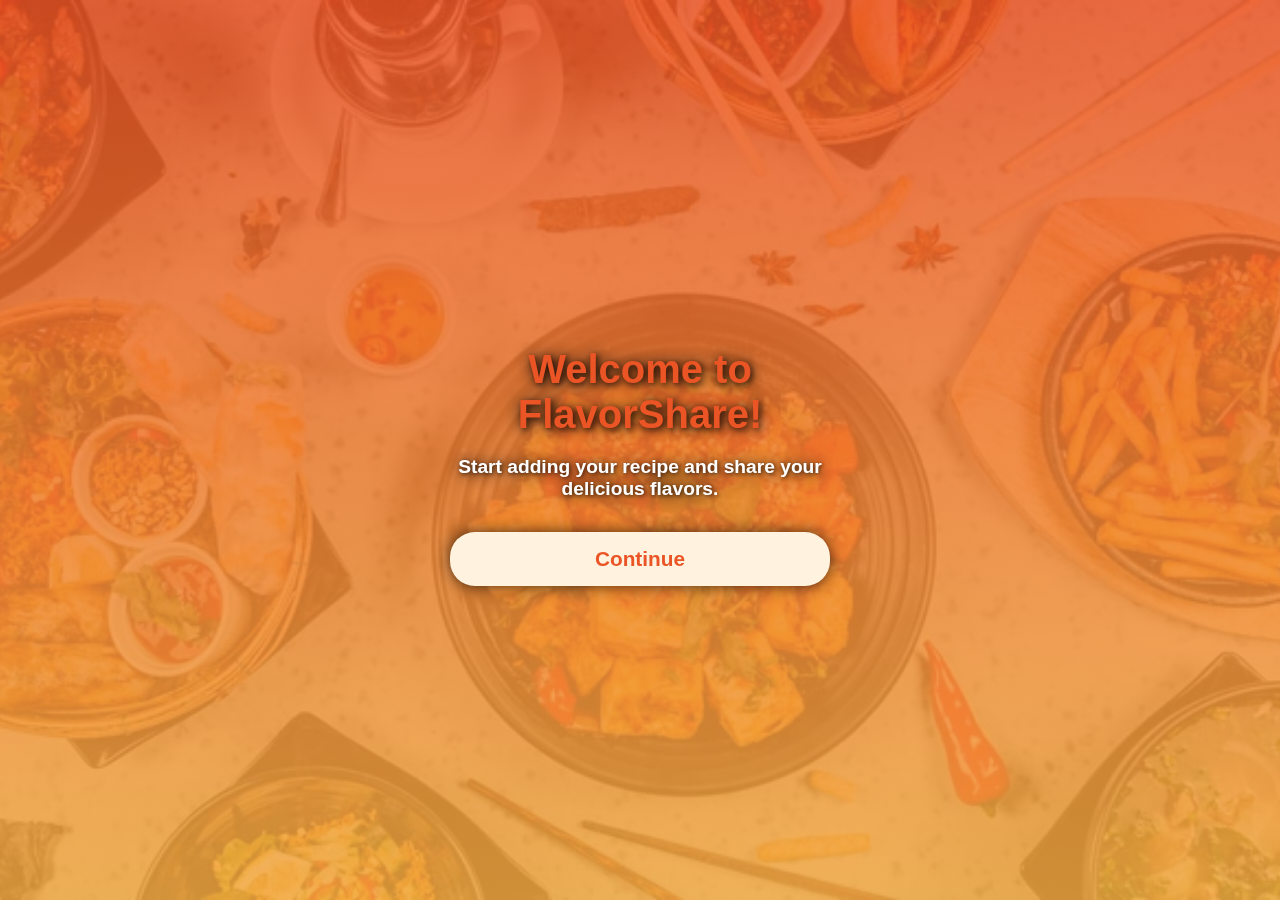
<file: sign-in.html>
<!DOCTYPE html>
<html lang="en">
<head>
  <meta charset="UTF-8" />
  <meta name="viewport" content="width=device-width, initial-scale=1" />
  <title>Sign In - FlavorShare</title>
  <style>
    body {
      background-color: #fff8f0;
      font-family: 'Segoe UI', Tahoma, Geneva, Verdana, sans-serif;
      margin: 0; padding: 0;
      display: flex;
      justify-content: center;
      align-items: center;
      height: 100vh;
    }

    .signin-container {
      background: white;
      padding: 40px 30px;
      border-radius: 15px;
      max-width: 400px;
      width: 90%;
      box-shadow: 0 6px 15px rgba(235, 84, 36, 0.15);
      text-align: center;
      color: #503225;
      position: relative;
      z-index: 1;
    }

    h2 {
      color: #eb5424;
      font-weight: 900;
      font-size: 28px;
      margin-bottom: 16px;
    }

    form {
      display: flex;
      flex-direction: column;
      gap: 15px;
      margin-bottom: 25px;
    }

    input {
      padding: 14px 18px;
      border-radius: 19px;
      border: 1px solid #d5d9dc;
      font-size: 16px;
      font-weight: 600;
      color: #503225;
      outline: none;
      transition: border-color 0.3s;
    }

    input::placeholder {
      color: #c9c9c9;
    }

    input:focus {
      border-color: #eb5424;
    }

    button.signin-btn {
      background-color: #eb5424;
      color: white;
      font-weight: 900;
      font-size: 18px;
      padding: 15px 0;
      border-radius: 19px;
      border: none;
      cursor: pointer;
      transition: background-color 0.3s ease;
    }

    button.signin-btn:hover {
      background-color: #c84320;
    }

    .signup-link {
      font-weight: 600;
      color: #503225;
      font-size: 14px;
    }

    .signup-link a {
      color: #eb5424;
      text-decoration: none;
      font-weight: 900;
      margin-left: 6px;
      cursor: pointer;
    }

    .signup-link a:hover {
      text-decoration: underline;
    }

    /* Welcome Modal */
    #welcomeModal {
      display: none;
      position: fixed;
      top: 0; left: 0; right: 0; bottom: 0;
      background: linear-gradient(rgba(235,84,36,0.85), rgba(242,168,63,0.85)), url('images/Title-Image-8.webp') center/cover no-repeat;
      display: flex;
      justify-content: center;
      align-items: center;
      z-index: 2000;
    }

    #welcomeModal.active {
      display: flex;
    }

    #welcomeModal .modal-content {
      background: transparent;
      border-radius: 15px;
      padding: 40px 50px;
      max-width: 380px;
      width: 90%;
      text-align: center;
      font-family: 'Segoe UI', Tahoma, Geneva, Verdana, sans-serif;
      color: white;
      font-weight: 900;
      filter: drop-shadow(0 0 8px rgba(0,0,0,0.7));
    }

    #welcomeModal h2 {
      font-size: 2.5rem;
      margin-bottom: 15px;
      text-shadow: 2px 2px 6px rgba(0,0,0,0.7);
    }

    #welcomeModal p {
      font-weight: 700;
      font-size: 1.2rem;
      margin-bottom: 32px;
      text-shadow: 1px 1px 4px rgba(0,0,0,0.7);
    }

    #welcomeModal button {
      width: 100%;
      padding: 15px 0;
      background-color: #fff2de;
      color: #eb5424;
      font-weight: 900;
      font-size: 1.3rem;
      border: none;
      border-radius: 25px;
      cursor: pointer;
      transition: background-color 0.3s ease, color 0.3s ease;
      text-shadow: none;
    }

    #welcomeModal button:hover {
      background-color: #eb5424;
      color: white;
    }
  </style>
</head>
<body>
  <section class="signin-container" role="main">
    <h2>Sign In</h2>
    <form id="signInForm" novalidate>
      <input type="email" name="email" placeholder="Email Address" required />
      <input type="password" name="password" placeholder="Password" required />
      <button type="submit" class="signin-btn">Sign In</button>
    </form>
    <div class="signup-link">Don't have an account? <a href="sign-up.html">Sign Up</a></div>
  </section>

  <!-- Welcome Modal -->
  <div id="welcomeModal" role="dialog" aria-modal="true" aria-labelledby="welcomeTitle">
    <div class="modal-content">
      <h2 id="welcomeTitle">Welcome to FlavorShare!</h2>
      <p>Start adding your recipe and share your delicious flavors.</p>
      <button id="continueBtn">Continue</button>
    </div>
  </div>

  <script>
    const signInForm = document.getElementById('signInForm');
    const welcomeModal = document.getElementById('welcomeModal');
    const continueBtn = document.getElementById('continueBtn');

    signInForm.addEventListener('submit', function(e) {
      e.preventDefault();
      // Simulate login success
      localStorage.setItem('loggedIn', 'true');
      welcomeModal.classList.add('active');
    });

    continueBtn.addEventListener('click', () => {
      welcomeModal.classList.remove('active');
      window.location.href = 'index.html';
    });
  </script>
</body>
</html>
</file>
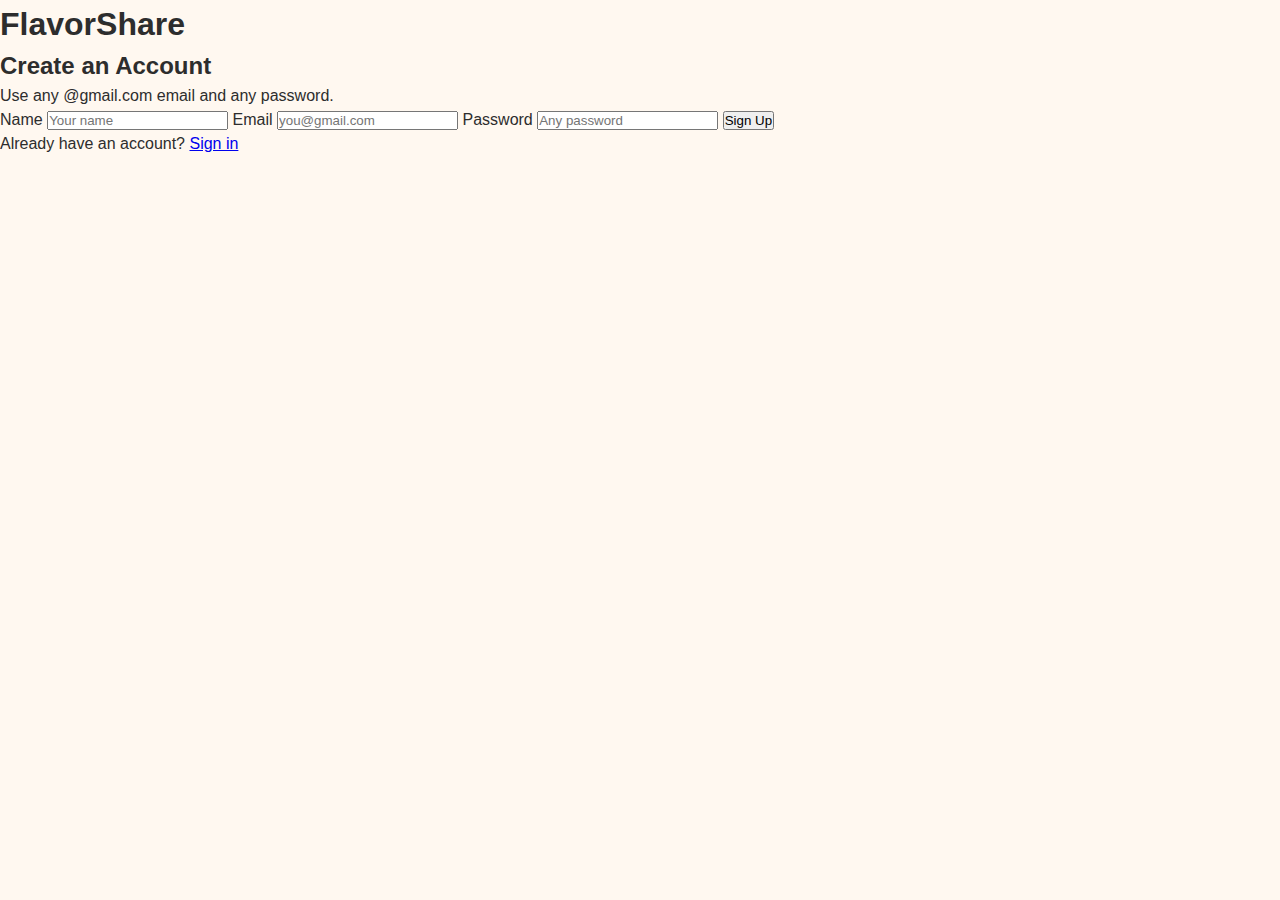
<file: sign-up.html>
<!DOCTYPE html>
<html lang="en">
<head>
  <meta charset="UTF-8">
  <meta name="viewport" content="width=device-width, initial-scale=1.0">
  <title>FlavorShare – Sign Up</title>
  <link rel="stylesheet" href="styles.css">
</head>

<body class="auth-body">

  <div class="auth-container">
    <h1 class="auth-logo">FlavorShare</h1>
    <h2 class="auth-title">Create an Account</h2>
    <p class="auth-sub">Use any @gmail.com email and any password.</p>

    <form id="signUpForm" class="auth-form">
      <label>Name</label>
      <input type="text" name="name" placeholder="Your name" required>

      <label>Email</label>
      <input type="email" name="email" placeholder="you@gmail.com" required>

      <label>Password</label>
      <input type="password" name="password" placeholder="Any password" required>

      <button type="submit" class="auth-btn">Sign Up</button>
    </form>

    <p class="auth-link">
      Already have an account? <a href="sign-in.html">Sign in</a>
    </p>
  </div>

  <script src="script.js" defer></script>

</body>
</html>
</file>
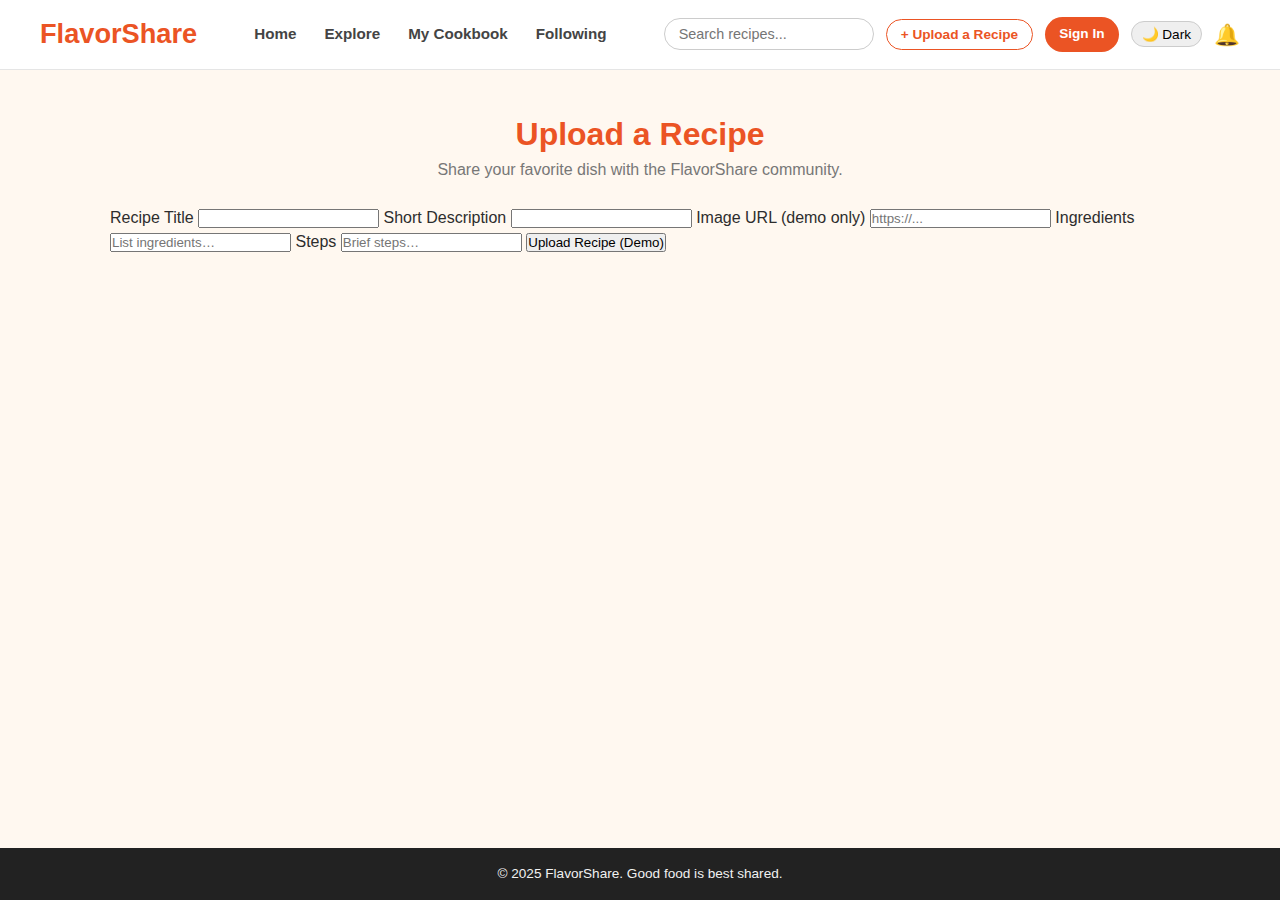
<file: upload.html>
<!DOCTYPE html>
<html lang="en">
<head>
  <meta charset="UTF-8" />
  <meta name="viewport" content="width=device-width, initial-scale=1.0" />
  <title>FlavorShare – Upload Recipe</title>
  <link rel="stylesheet" href="styles.css" />
</head>
<body>

 <nav>
  <div class="logo" onclick="location.href='index.html'">FlavorShare</div>

  <ul class="nav-links">
    <li><a href="index.html">Home</a></li>
    <li><a href="browse.html">Explore</a></li>
    <li><a href="my-cookbook.html" id="protectCookbook">My Cookbook</a></li>
    <li><a href="following.html" id="protectFollowing">Following</a></li>
  </ul>

  <div class="actions">
    <input type="search" placeholder="Search recipes..." />
    <button class="upload-btn" id="uploadBtn">+ Upload a Recipe</button>

    <a href="sign-in.html" class="sign-in-btn" id="signInBtn">Sign In</a>

    <div id="userMenu" class="hidden">
      <span id="userNameDisplay"></span>
      <div id="userDropdown" class="hidden">
        <button id="logoutBtn">Log Out</button>
      </div>
    </div>

    <button id="themeToggle" class="theme-toggle">🌙 Dark</button>
    <span id="notifBell" class="notif-bell">🔔</span>
  </div>
</nav>

<div id="notifPanel">
  <h4>Notifications</h4>
  <ul>
    <li>No new notifications.</li>
  </ul>
  <button id="notifClose">Close</button>
</div>


  <main>
    <section>
      <h2>Upload a Recipe</h2>
      <p class="section-subtitle">Share your favorite dish with the FlavorShare community.</p>

      <div class="auth-container">
        <form id="uploadForm" class="auth-form">
          <label>Recipe Title</label>
          <input type="text" id="recipeTitle" required />

          <label>Short Description</label>
          <input type="text" id="recipeDesc" required />

          <label>Image URL (demo only)</label>
          <input type="url" id="recipeImage" placeholder="https://..." />

          <label>Ingredients</label>
          <input type="text" id="recipeIngredients" placeholder="List ingredients…" />

          <label>Steps</label>
          <input type="text" id="recipeSteps" placeholder="Brief steps…" />

          <button type="submit" class="auth-btn">Upload Recipe (Demo)</button>
        </form>
      </div>
    </section>
  </main>

  <footer>
    © 2025 FlavorShare. Good food is best shared.
  </footer>

  <script src="script.js"></script>
</body>
</html>
</file>
<file: styles.css>
/* ==========================================================
   RESET & BASE
========================================================== */
* {
  margin: 0;
  padding: 0;
  box-sizing: border-box;
}

html, body {
  height: 100%;
}

body {
  font-family: "Segoe UI", Tahoma, sans-serif;
  background: #fff8f0;
  color: #2d2d2d;
  line-height: 1.5;
  display: flex;
  flex-direction: column;
}

/* Sticky Footer */
main {
  flex: 1;
}

footer {
  flex-shrink: 0;
  text-align: center;
  padding: 16px;
  background: #222;
  color: #f1f1f1;
  font-size: 0.85rem;
  margin-top: 40px;
}

/* ==========================================================
   NAVBAR
========================================================== */
nav {
  display: flex;
  justify-content: space-between;
  align-items: center;
  padding: 14px 40px;
  background: #ffffff;
  border-bottom: 1px solid #e5e5e5;
  position: sticky;
  top: 0;
  z-index: 1000;
}

.logo {
  font-size: 1.7rem;
  font-weight: 900;
  color: #eb5424;
}

.nav-links {
  display: flex;
  list-style: none;
  gap: 28px;
}

.nav-links a {
  text-decoration: none;
  color: #444;
  font-weight: 600;
  font-size: 0.95rem;
}

.nav-links a:hover,
.nav-links a.active {
  color: #eb5424;
}

.actions {
  display: flex;
  align-items: center;
  gap: 12px;
}

.actions input[type="search"] {
  border-radius: 18px;
  border: 1px solid #ccc;
  padding: 7px 14px;
  width: 210px;
  font-size: 0.9rem;
}

.upload-btn,
.sign-in-btn {
  padding: 7px 14px;
  border-radius: 18px;
  font-size: 0.85rem;
  font-weight: 700;
  cursor: pointer;
}

.upload-btn {
  border: 1.5px solid #eb5424;
  background: transparent;
  color: #eb5424;
}

.upload-btn:hover {
  background: #eb5424;
  color: #fff;
}

.sign-in-btn {
  background: #eb5424;
  color: #fff;
  text-decoration: none;
}

.notif-bell {
  font-size: 1.3rem;
  cursor: pointer;
}

.theme-toggle {
  cursor: pointer;
  font-size: 0.85rem;
  border: 1px solid #ccc;
  padding: 4px 10px;
  border-radius: 999px;
}

/* User Dropdown */
#userMenu {
  position: relative;
}

#userNameDisplay {
  background: #ffe5d6;
  color: #eb5424;
  padding: 7px 14px;
  border-radius: 999px;
  font-weight: 700;
  cursor: pointer;
  font-size: 0.85rem;
}

#userDropdown {
  position: absolute;
  top: 110%;
  right: 0;
  background: #ffffff;
  border-radius: 10px;
  box-shadow: 0 4px 14px rgba(0,0,0,0.15);
  padding: 6px;
  min-width: 130px;
}

#userDropdown button {
  width: 100%;
  padding: 7px 10px;
  border-radius: 8px;
  border: none;
  background: #eb5424;
  color: white;
  font-weight: 700;
  cursor: pointer;
  font-size: 0.85rem;
}

.hidden {
  display: none;
}

/* ==========================================================
   NOTIFICATIONS
========================================================== */
#notifPanel {
  position: fixed;
  top: 70px;
  right: 20px;
  width: 240px;
  background: #fff;
  border-radius: 12px;
  border: 1px solid #e5e5e5;
  box-shadow: 0 4px 14px rgba(0,0,0,0.15);
  padding: 12px 14px;
  display: none;
  z-index: 1200;
}

#notifPanel.show {
  display: block;
}

#notifClose {
  width: 100%;
  padding: 6px 10px;
  background: #eb5424;
  color: white;
  border: none;
  border-radius: 8px;
  font-size: 0.8rem;
  cursor: pointer;
  font-weight: 700;
}

/* ==========================================================
   HERO SECTION
========================================================== */
.hero-section {
  min-height: 60vh;
  background: linear-gradient(135deg, rgba(235,84,36,0.9), rgba(255,167,81,0.9)),
    url("images/Title-Image-8.webp") center/cover no-repeat;
  display: flex;
  flex-direction: column;
  align-items: center;
  justify-content: center;
  padding: 60px 20px 70px;
  color: white;
  text-align: center;
}

.hero-section h1 {
  font-size: 3rem;
  font-weight: 900;
  margin-bottom: 12px;
}

.hero-search input {
  padding: 10px 18px;
  border-radius: 999px;
  border: none;
  width: 100%;
  max-width: 420px;
  margin-bottom: 18px;
}

.hero-btn {
  padding: 10px 22px;
  border-radius: 999px;
  background: #fff;
  color: #eb5424;
  font-weight: 800;
  text-decoration: none;
}

/* ==========================================================
   MAIN
========================================================== */
main {
  max-width: 1100px;
  margin: 40px auto 60px;
  padding: 0 20px;
}

main h2 {
  text-align: center;
  font-size: 2rem;
  color: #eb5424;
}

.section-subtitle {
  text-align: center;
  color: #777;
  margin-bottom: 24px;
}

/* ==========================================================
   RECIPE GRID
========================================================== */
.recipe-grid {
  display: grid;
  grid-template-columns: repeat(auto-fit, minmax(240px, 1fr));
  gap: 24px;
}

.recipe-card {
  background: #fff;
  border-radius: 16px;
  box-shadow: 0 4px 12px rgba(0,0,0,0.11);
  overflow: hidden;
  cursor: pointer;
}

.recipe-card img {
  width: 100%;
  height: 170px;
  object-fit: cover;
}

.recipe-card .info {
  padding: 10px 14px 14px;
}

.recipe-card h3 {
  font-weight: 800;
  margin-bottom: 4px;
}

.pill {
  padding: 3px 8px;
  border-radius: 999px;
  background: #ffe9da;
  color: #884023;
  font-size: 0.75rem;
}

/* ==========================================================
   RECIPE MODAL (OPTIMIZED)
========================================================== */

.recipe-modal {
  position: fixed;
  inset: 0;
  background: rgba(0,0,0,0.7);
  display: flex;
  justify-content: center;
  align-items: center;
  padding: 30px;
  overflow-y: auto;
  z-index: 9999;
}

.recipe-modal.hidden {
  display: none;
}

.recipe-modal-content {
  background: #fff;
  width: 95%;
  max-width: 850px;
  max-height: 90vh;
  overflow-y: auto;
  border-radius: 16px;
  padding: 25px 32px;
  position: relative;
  animation: modalFadeUp .25s ease-out;
}

.modal-image {
  width: 100%;
  max-height: 300px;
  object-fit: cover;
  border-radius: 12px;
  margin-bottom: 20px;
}

.close-btn {
  position: absolute;
  top: 12px;
  right: 18px;
  padding: 6px 12px;
  border-radius: 8px;
  background: rgba(0,0,0,0.55);
  color: #fff;
  font-size: 30px;
  cursor: pointer;
  z-index: 999999;
}

.close-btn:hover {
  background: rgba(255,80,80,0.85);
}

/* ==========================================================
   DARK MODE
========================================================== */

body.dark-mode {
  background: #121212;
  color: #f1f1f1;
}

/* Navbar */
body.dark-mode nav {
  background: #1f1f1f;
  border-bottom-color: #333;
}

body.dark-mode .logo {
  color: #ffb089;
}

body.dark-mode .nav-links a {
  color: #ddd;
}

/* Search & Buttons */
body.dark-mode .actions input[type="search"] {
  background: #262626;
  border-color: #444;
  color: #f0f0f0;
}

body.dark-mode .upload-btn {
  border-color: #ffb089;
  color: #ffb089;
}

body.dark-mode .upload-btn:hover {
  background: #ffb089;
  color: #1a1a1a;
}

body.dark-mode .sign-in-btn {
  background: #ff8b53;
}

/* Cards */
body.dark-mode .recipe-card,
body.dark-mode .auth-container,
body.dark-mode #notifPanel {
  background: #1f1f1f;
  box-shadow: 0 4px 14px rgba(0,0,0,0.6);
}

body.dark-mode .pill {
  background: #3a2418;
  color: #ffd4b5;
}

/* Recipe Modal */
body.dark-mode .recipe-modal-content {
  background: #1f1f1f !important;
  color: #f1f1f1 !important;
}

body.dark-mode .recipe-modal-content h2,
body.dark-mode .recipe-modal-content h3 {
  color: #ffb089 !important;
}

body.dark-mode .recipe-modal-content p,
body.dark-mode .recipe-modal-content li {
  color: #e6e6e6 !important;
}

body.dark-mode .modal-author {
  color: #bbbbbb !important;
}

body.dark-mode .close-btn {
  background: rgba(255,255,255,0.2) !important;
  color: white !important;
}

/* ==========================================================
   RESPONSIVE
========================================================== */
@media (max-width: 840px) {
  nav { flex-direction: column; align-items: flex-start; gap: 10px; }
}

@media (max-width: 600px) {
  .hero-section h1 { font-size: 2.2rem; }
  .hero-section p { font-size: 0.9rem; }
  .actions input[type="search"] { width: 150px; }
  .recipe-grid { grid-template-columns: 1fr; }
}
</file>
